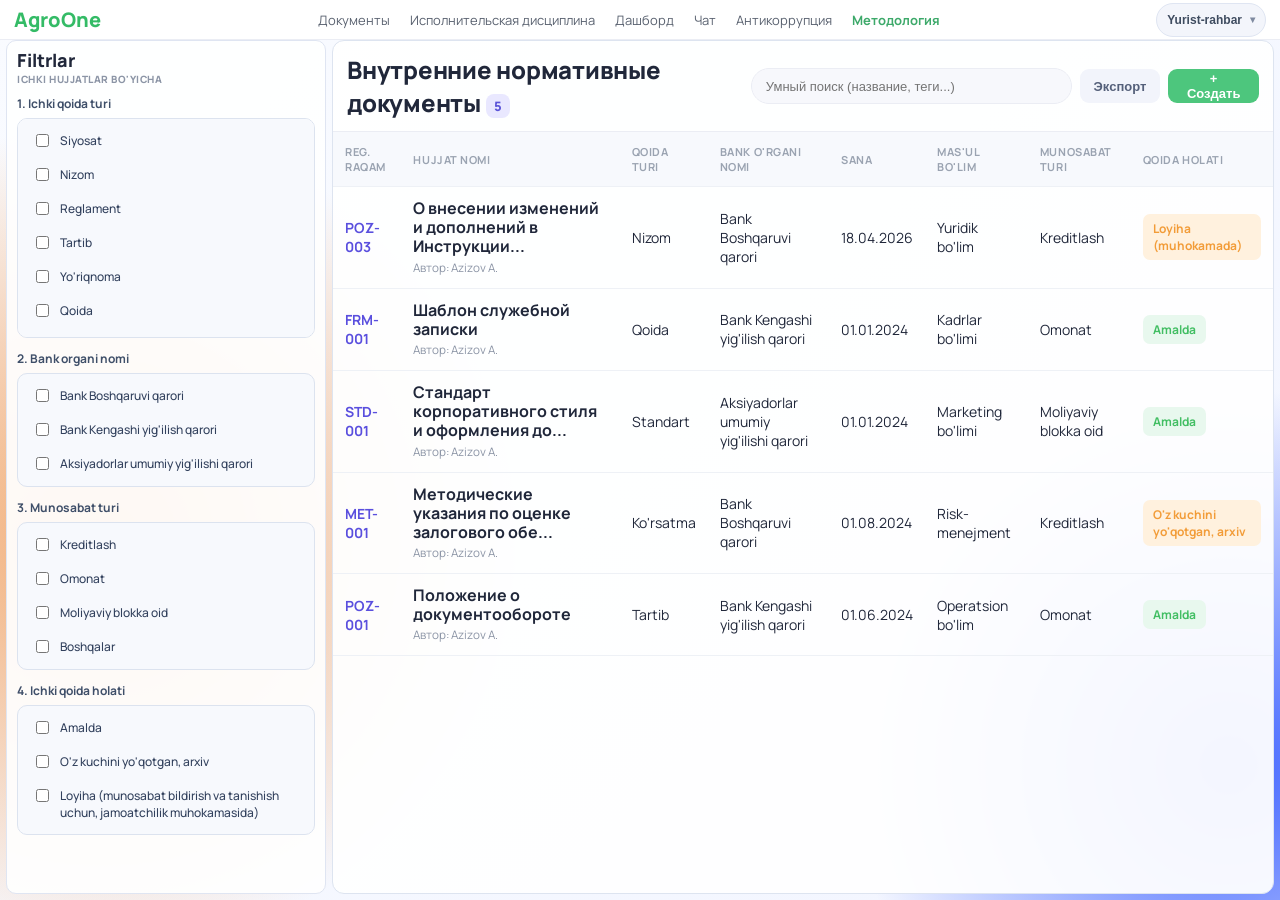
<file: index.html>
<!DOCTYPE html>
<html lang="ru">
<head>
  <meta charset="UTF-8" />
  <meta name="viewport" content="width=device-width, initial-scale=1.0" />
  <title>AgroOne - Методология</title>
  <link rel="preconnect" href="https://fonts.googleapis.com" />
  <link rel="preconnect" href="https://fonts.gstatic.com" crossorigin />
  <link href="https://fonts.googleapis.com/css2?family=Manrope:wght@400;500;600;700;800&display=swap" rel="stylesheet" />
  <link rel="stylesheet" href="styles.css" />
</head>
<body>
  <div class="app-bg"></div>

  <header class="top-nav">
    <div class="brand">AgroOne</div>
    <nav class="top-links">
      <a href="#">Документы</a>
      <a href="#">Исполнительская дисциплина</a>
      <a href="dashboard.html">Дашборд</a>
      <a href="#">Чат</a>
      <a href="#">Антикоррупция</a>
      <a class="active" href="#">Методология</a>
    </nav>
    <div class="role-switcher" id="roleSwitcher">
      <button
        class="profile"
        id="roleSwitcherBtn"
        type="button"
        aria-haspopup="true"
        aria-expanded="false"
      >
        Yurist-rahbar
      </button>
      <div class="role-switcher-menu" id="roleSwitcherMenu" hidden>
        <button class="role-switcher-option" type="button" data-role="Kanselyariya">Kanselyariya</button>
        <button class="role-switcher-option" type="button" data-role="Rahbar-yordamchi">Rahbar-yordamchi</button>
        <button class="role-switcher-option" type="button" data-role="Rahbar">Rahbar</button>
        <button class="role-switcher-option" type="button" data-role="Yurist-yordamchi">Yurist-yordamchi</button>
        <button class="role-switcher-option active" type="button" data-role="Yurist-rahbar">Yurist-rahbar</button>
        <button class="role-switcher-option" type="button" data-role="Ijrochi">Ijrochi</button>
      </div>
    </div>
  </header>

  <main class="shell">
    <aside class="sidebar">
      <div class="panel-title">Filtrlar <span>ICHKI HUJJATLAR BO'YICHA</span></div>

      <form class="filter-form">
        <div class="filter-block">
          <label>1. Ichki qoida turi</label>
          <div class="multi-select-list">
            <label><input type="checkbox" value="Siyosat" /> Siyosat</label>
            <label><input type="checkbox" value="Nizom" /> Nizom</label>
            <label><input type="checkbox" value="Reglament" /> Reglament</label>
            <label><input type="checkbox" value="Tartib" /> Tartib</label>
            <label><input type="checkbox" value="Yo'riqnoma" /> Yo'riqnoma</label>
            <label><input type="checkbox" value="Qoida" /> Qoida</label>
            <label><input type="checkbox" value="Ko'rsatma" /> Ko'rsatma</label>
            <label><input type="checkbox" value="Standart" /> Standart</label>
          </div>
        </div>

        <div class="filter-block">
          <label>2. Bank organi nomi</label>
          <div class="multi-select-list">
            <label><input type="checkbox" value="Bank Boshqaruvi qarori" /> Bank Boshqaruvi qarori</label>
            <label><input type="checkbox" value="Bank Kengashi yig'ilish qarori" /> Bank Kengashi yig'ilish qarori</label>
            <label><input type="checkbox" value="Aksiyadorlar umumiy yig'ilishi qarori" /> Aksiyadorlar umumiy yig'ilishi qarori</label>
          </div>
        </div>

        <div class="filter-block">
          <label>3. Munosabat turi</label>
          <div class="multi-select-list">
            <label><input type="checkbox" value="Kreditlash" /> Kreditlash</label>
            <label><input type="checkbox" value="Omonat" /> Omonat</label>
            <label><input type="checkbox" value="Moliyaviy blokka oid" /> Moliyaviy blokka oid</label>
            <label><input type="checkbox" value="Boshqalar" /> Boshqalar</label>
          </div>
        </div>

        <div class="filter-block">
          <label>4. Ichki qoida holati</label>
          <div class="multi-select-list">
            <label><input type="checkbox" value="Amalda" /> Amalda</label>
            <label><input type="checkbox" value="O'z kuchini yo'qotgan (arxiv)" /> O'z kuchini yo'qotgan, arxiv</label>
            <label><input type="checkbox" value="Loyiha (muhokamada)" /> Loyiha (munosabat bildirish va tanishish uchun, jamoatchilik muhokamasida)</label>
          </div>
        </div>
      </form>
    </aside>

    <section class="content-card">
      <div class="card-head">
        <h1>Внутренние нормативные документы <span class="counter">5</span></h1>
        <div class="head-actions">
          <input type="text" placeholder="Умный поиск (название, теги...)" />
          <button class="ghost">Экспорт</button>
          <button class="primary" id="openCreateModalBtn">+ Создать</button>
        </div>
      </div>

      <div class="table-wrap">
        <table>
          <thead>
            <tr>
              <th>REG. RAQAM</th>
              <th>HUJJAT NOMI</th>
              <th>QOIDA TURI</th>
              <th>BANK O'RGANI NOMI</th>
              <th>SANA</th>
              <th>MAS'UL BO'LIM</th>
              <th>MUNOSABAT TURI</th>
              <th>QOIDA HOLATI</th>
            </tr>
          </thead>
          <tbody>
            <tr class="doc-row">
              <td class="code">POZ-003</td>
              <td>
                <strong>О внесении изменений и дополнений в Инструкции...</strong>
                <small>Автор: Azizov A.</small>
              </td>
              <td>Nizom</td>
              <td>Bank Boshqaruvi qarori</td>
              <td>18.04.2026</td>
              <td>Yuridik bo'lim</td>
              <td>Kreditlash</td>
              <td><span class="badge warn">Loyiha (muhokamada)</span></td>
            </tr>
            <tr class="doc-row">
              <td class="code">FRM-001</td>
              <td>
                <strong>Шаблон служебной записки</strong>
                <small>Автор: Azizov A.</small>
              </td>
              <td>Qoida</td>
              <td>Bank Kengashi yig'ilish qarori</td>
              <td>01.01.2024</td>
              <td>Kadrlar bo'limi</td>
              <td>Omonat</td>
              <td><span class="badge ok">Amalda</span></td>
            </tr>
            <tr class="doc-row">
              <td class="code">STD-001</td>
              <td>
                <strong>Стандарт корпоративного стиля и оформления до...</strong>
                <small>Автор: Azizov A.</small>
              </td>
              <td>Standart</td>
              <td>Aksiyadorlar umumiy yig'ilishi qarori</td>
              <td>01.01.2024</td>
              <td>Marketing bo'limi</td>
              <td>Moliyaviy blokka oid</td>
              <td><span class="badge ok">Amalda</span></td>
            </tr>
            <tr class="doc-row">
              <td class="code">MET-001</td>
              <td>
                <strong>Методические указания по оценке залогового обе...</strong>
                <small>Автор: Azizov A.</small>
              </td>
              <td>Ko'rsatma</td>
              <td>Bank Boshqaruvi qarori</td>
              <td>01.08.2024</td>
              <td>Risk-menejment</td>
              <td>Kreditlash</td>
              <td><span class="badge warn">O'z kuchini yo'qotgan, arxiv</span></td>
            </tr>
            <tr class="doc-row">
              <td class="code">POZ-001</td>
              <td>
                <strong>Положение о документообороте</strong>
                <small>Автор: Azizov A.</small>
              </td>
              <td>Tartib</td>
              <td>Bank Kengashi yig'ilish qarori</td>
              <td>01.06.2024</td>
              <td>Operatsion bo'lim</td>
              <td>Omonat</td>
              <td><span class="badge ok">Amalda</span></td>
            </tr>
          </tbody>
        </table>
      </div>
    </section>
  </main>

  <div class="doc-modal" id="docModal" aria-hidden="true">
    <div class="doc-modal-backdrop" data-close="true"></div>
    <section class="doc-modal-window" role="dialog" aria-modal="true" aria-label="Просмотр документа">
      <header class="doc-modal-top">
        <button class="doc-back-btn" type="button">←</button>
        <h2 id="modalDocId">PISMO-2026-0045</h2>
        <button class="doc-close-btn" id="docCloseBtn" type="button">✕</button>
      </header>

      <div class="doc-modal-body">
        <aside class="doc-left">
          <section class="left-card">
            <button class="lane-head" type="button" data-accordion-trigger="lanePanel" aria-expanded="true">
              <span class="head-title"><span class="head-icon">✎</span> РЕДАКТОР / ЛЕНТА</span>
              <span class="arrow">⌄</span>
            </button>

            <div class="accordion-panel open" id="lanePanel">
            <div class="lane-feed">
              <article class="lane-item">
                <span class="lane-avatar orange">P</span>
                <div>
                  <strong>POST-OFFICE</strong>
                  <p>Документ создан — "Канцелярия"</p>
                  <small>18 апр, 2026 г., 15:19</small>
                </div>
              </article>

              <article class="lane-item">
                <span class="lane-avatar orange">P</span>
                <div>
                  <strong>POST-OFFICE</strong>
                  <p>Отправить · Канцелярия · у Ердамичи</p>
                  <small>18 апр, 2026 г., 15:19</small>
                </div>
              </article>

              <article class="lane-item">
                <span class="lane-avatar green">Y</span>
                <div>
                  <strong>Yordamchi</strong>
                  <p>Участник добавлен (EXECUTOR)</p>
                  <small>18 апр, 2026 г., 15:19</small>
                </div>
              </article>

              <article class="lane-item">
                <span class="lane-avatar teal">A</span>
                <div>
                  <strong>Azizov A.</strong>
                  <p>Участник добавлен (EXECUTOR)</p>
                  <small>18 апр, 2026 г., 15:20</small>
                </div>
              </article>
            </div>

            <div class="comment-box">
              <textarea placeholder="Написать комментарий... (Enter — отправить, Shift+Enter — новая строка)"></textarea>
              <button type="button">➤</button>
            </div>
            </div>
          </section>

          <section class="left-accordion">
            <div class="acc-group">
              <button class="acc-item" type="button" data-accordion-trigger="fieldsPanel" aria-expanded="false">
                <span class="head-title"><span class="head-icon">▦</span> ПОЛЯ</span>
                <span class="arrow">⌄</span>
              </button>
              <div class="accordion-panel" id="fieldsPanel">
                <div class="acc-content"><b>Исходящий номер документа:</b> Официальный номер согласно номенклатуре банка.</div>
                <div class="acc-content"><b>Дата регистрации:</b> Дата официального ввода в действие.</div>
                <div class="acc-content"><b>Наименование:</b> Полное название документа.</div>
                <div class="acc-content"><b>Краткое содержание (Аннотация):</b> Суть документа в 2-3 предложениях.</div>
                <div class="acc-content"><b>Категория / Тип:</b> Положение, Инструкция, Регламент, Приказ.</div>
                <div class="acc-content"><b>Версия документа:</b> Например, v.1.0, v.1.1 для отслеживания истории правок.</div>
                <div class="acc-content"><b>Исполнитель (Автор):</b> Кто непосредственно писал текст.</div>
                <div class="acc-content"><b>Методолог:</b> Ответственный за соответствие бизнес-процессам.</div>
                <div class="acc-content"><b>Юрист:</b> Ответственный за соответствие законодательству.</div>
                <div class="acc-content"><b>Контролёр:</b> Лицо, проверяющее выполнение регламента.</div>
                <div class="acc-content"><b>Подписант:</b> Топ-менеджер или Председатель, утвердивший документ.</div>
                <div class="acc-content"><b>Подразделение-владелец:</b> Департамент, чей процесс описывает документ.</div>
                <div class="acc-content"><b>Основание:</b> Ссылка на внешний НПА (Закон, Постановление ЦБ, стандарт ISO или FATF).</div>
                <div class="acc-content"><b>Связанные документы:</b> Ссылки на другие внутренние акты, на которые влияет этот документ.</div>
                <div class="acc-content"><b>Текущий статус:</b> Черновик / На согласовании / Утвержден / Утратил силу / На архивации.</div>
                <div class="acc-content"><b>Срок действия:</b> Бессрочно / До определенной даты.</div>
                <div class="acc-content"><b>Дата следующего пересмотра:</b> Автоматическая дата (например, через 12 месяцев) для актуализации методологом.</div>
              </div>
            </div>

            <div class="acc-group">
              <button class="acc-item" type="button" data-accordion-trigger="docsPanel" aria-expanded="false">
                <span class="head-title"><span class="head-icon">📎</span> ДОКУМЕНТЫ <b>3</b></span>
                <span class="arrow">⌄</span>
              </button>
              <div class="accordion-panel" id="docsPanel">
                <div class="docs-toolbar">
                  <button class="docs-add" type="button">+ Добавить файл</button>
                </div>
                <div class="docs-list">
                  <article class="doc-file">
                    <div class="doc-file-name">PISMO-2026-0478-v3.pdf</div>
                    <div class="doc-file-meta">Версия v3.0 · 19.04.2026 · Основной файл</div>
                  </article>
                  <article class="doc-file">
                    <div class="doc-file-name">PISMO-2026-0478-v2.pdf</div>
                    <div class="doc-file-meta">Версия v2.0 · 17.04.2026</div>
                  </article>
                  <article class="doc-file">
                    <div class="doc-file-name">PISMO-2026-0478-v1.pdf</div>
                    <div class="doc-file-meta">Версия v1.0 · 11.04.2026</div>
                  </article>
                </div>
              </div>
            </div>

            <div class="acc-group">
              <button class="acc-item" type="button" data-accordion-trigger="actionsPanel" aria-expanded="false">
                <span class="head-title"><span class="head-icon">✓</span> ДЕЙСТВИЯ</span>
                <span class="arrow">⌄</span>
              </button>
              <div class="accordion-panel" id="actionsPanel">
                <div class="acc-content">Согласовать</div>
                <div class="acc-content">Вернуть на доработку</div>
                <div class="acc-content">Отправить исполнителю</div>
              </div>
            </div>
          </section>
        </aside>

        <section class="doc-right">
          <div class="doc-tabs">
            <span class="active">Поручение</span>
            <span>Поручение 1</span>
            <span>Поручение 2</span>
            <span>v2.png</span>
          </div>

          <div class="doc-sheet">
            <h3>AGROBANK</h3>
            <p class="doc-subtitle">Автоматлаштирилган банк тизимига хизмат кўрсатиш гуруҳи</p>
            <h4 id="modalDocTitle">Поручение</h4>
            <p class="doc-ref">№ <span id="modalDocRef">PISMO-2026-0045</span> от 18.04.2026</p>

            <section class="doc-block">
              <div class="doc-row-item">
                <span>Исходящая дата:</span>
                <strong id="modalDate">2026-04-17</strong>
              </div>
              <div class="doc-row-item">
                <span>Исходящий номер:</span>
                <strong>3939</strong>
              </div>
            </section>

            <section class="doc-block">
              <div class="doc-row-item">
                <span>Организация:</span>
                <strong id="modalOrg">Центральный банк</strong>
              </div>
              <div class="doc-row-item">
                <span>Текущий этап:</span>
                <strong id="modalStage">Согласование</strong>
              </div>
              <div class="doc-row-item">
                <span>Основной исполнитель:</span>
                <strong>Azizov A.</strong>
              </div>
              <div class="doc-row-item">
                <span>Соисполнитель:</span>
                <strong>Yurist-rahbar</strong>
              </div>
            </section>

            <section class="doc-block">
              <h5>Содержание поручения</h5>
              <p id="modalSummary" class="doc-summary">Подготовить ответ по документу.</p>
              <p class="doc-deadline">Срок выполнения поручения: 20.04.2026, 05:00:00</p>
            </section>

            <div class="doc-divider"></div>

            <section class="doc-footer">
              <div class="doc-footer-top">
                <span>№ <span id="modalDocRefBottom">PISMO-2026-0045</span></span>
                <span>18.04.2026 г.</span>
              </div>
              <div class="doc-sign">BOSHQARUV</div>
              <div class="doc-stamp">506</div>
            </section>
          </div>
        </section>
      </div>
    </section>
  </div>

  <div class="create-modal" id="createModal" aria-hidden="true">
    <div class="create-modal-backdrop" data-create-close="true"></div>
    <section class="create-modal-window" role="dialog" aria-modal="true" aria-label="Создание документа">
      <header class="create-modal-top">
        <div class="create-title-left">⊕ СОЗДАНИЕ ДОКУМЕНТА</div>
        <button class="create-close-btn" id="createCloseBtn" type="button">✕</button>
      </header>

      <div class="create-modal-body">
        <div id="createHomeView">
          <h2>Создание документа</h2>
          <p>Выберите журнал или найдите нужный тип документа напрямую</p>

          <div class="create-search-wrap">
            <input type="text" placeholder="Поиск по названию или коду (IT-14)" />
          </div>

          <div class="create-cards">
            <button type="button" class="create-card">ВНД <span>›</span></button>
            <button type="button" class="create-card" id="openTestBuilderBtn">Test shakillantirish <span>›</span></button>
          </div>
        </div>

        <div id="testBuilderView" class="test-builder hidden">
          <div class="tb-head">
            <button type="button" class="tb-back-btn" id="testBuilderBackBtn">← Orqaga</button>
            <h2>Test shakillantirish</h2>
          </div>

          <div class="tb-stepper" id="tbStepper">
            <div class="tb-step-pill active" data-step-pill="1">1. Hujjat</div>
            <div class="tb-step-pill" data-step-pill="2">2. Savollar soni</div>
            <div class="tb-step-pill" data-step-pill="3">3. Savollar va variantlar</div>
          </div>

          <div class="tb-step" id="tbStep1">
            <h3>1. Hujjat va versiyani tanlang</h3>
            <div class="tb-grid">
              <label>
                <span>Ichki huquqiy hujjat</span>
                <select id="testDocSelect">
                  <option value="">Hujjatni tanlang</option>
                </select>
              </label>
              <label>
                <span>Versiya</span>
                <select id="testVersionSelect">
                  <option value="">Versiyani tanlang</option>
                  <option>v3.0</option>
                  <option>v2.0</option>
                  <option>v1.0</option>
                </select>
              </label>
            </div>
            <button type="button" class="tb-next-btn" id="tbToStep2Btn">Davom etish</button>
          </div>

          <div class="tb-step hidden" id="tbStep2">
            <h3>2. Savollar sonini kiriting</h3>
            <label class="tb-count-label">
              <span>Nechta savol shakillantiriladi?</span>
              <input type="number" id="questionCountInput" min="1" max="50" value="5" />
            </label>
            <button type="button" class="tb-next-btn" id="tbGenerateQuestionsBtn">Savollar formasi yaratish</button>
          </div>

          <div class="tb-step hidden" id="tbStep3">
            <div class="tb-step3-head">
              <h3>3. Test savollari va variantlarini kiriting</h3>
              <div class="tb-step3-actions">
                <div class="tb-icon-actions">
                  <button type="button" class="tb-icon-btn" id="tbAddQuestionBtn" title="Savol qo'shish" aria-label="Savol qo'shish">＋</button>
                  <button type="button" class="tb-icon-btn" id="tbSaveDraftBtn" title="Draft saqlash" aria-label="Draft saqlash">💾</button>
                  <button type="button" class="tb-icon-btn" id="tbLoadDraftBtn" title="Draft yuklash" aria-label="Draft yuklash">⤓</button>
                </div>
                <button type="button" class="tb-primary-btn" id="tbFinalizeBtn">Testni yakunlash</button>
              </div>
            </div>
            <div class="tb-utility-row">
              <input type="text" id="tbQuestionSearch" placeholder="Savol/variant bo'yicha qidirish..." />
              <span id="tbAutosaveState" class="tb-autosave-state">Autosave: hali saqlanmagan</span>
            </div>
            <div id="tbMetaInfo" class="tb-meta-info"></div>
            <div id="tbValidationOutput" class="tb-validation-output hidden"></div>
            <div id="questionsContainer" class="questions-container"></div>
          </div>
        </div>
      </div>
    </section>
  </div>

  <script src="script.js"></script>
</body>
</html>
</file>
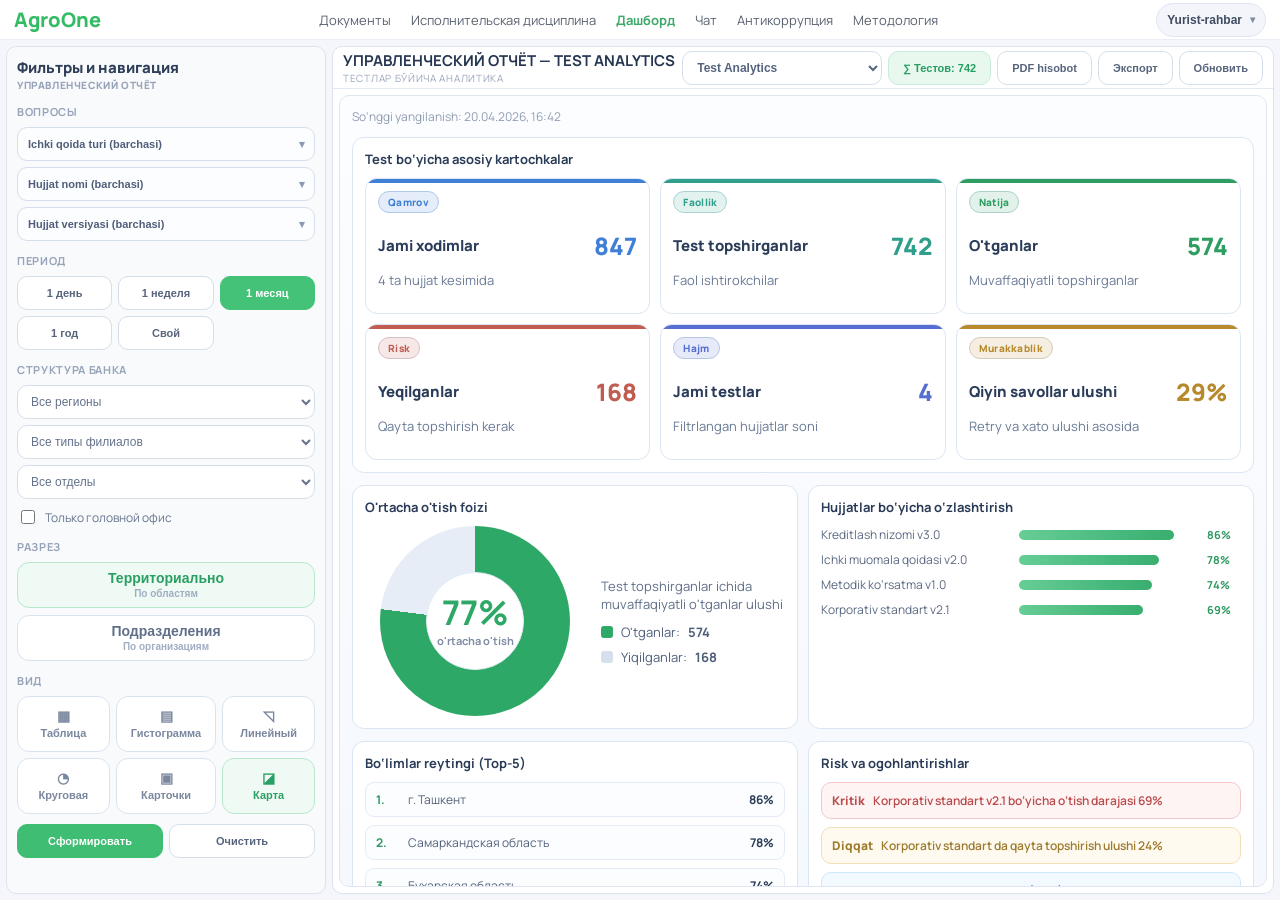
<file: dashboard.html>
<!DOCTYPE html>
<html lang="ru">
<head>
  <meta charset="UTF-8" />
  <meta name="viewport" content="width=device-width, initial-scale=1.0" />
  <title>AgroOne - Дашборд</title>
  <link rel="preconnect" href="https://fonts.googleapis.com" />
  <link rel="preconnect" href="https://fonts.gstatic.com" crossorigin />
  <link href="https://fonts.googleapis.com/css2?family=Manrope:wght@400;500;600;700;800&display=swap" rel="stylesheet" />
  <link rel="stylesheet" href="styles.css" />
</head>
<body class="dashboard-page">
  <div class="app-bg"></div>

  <section class="dashboard-window" aria-label="Dashboard">
    <header class="top-nav">
      <div class="brand">AgroOne</div>
      <nav class="top-links">
        <a href="#">Документы</a>
        <a href="#">Исполнительская дисциплина</a>
        <a class="active" href="dashboard.html">Дашборд</a>
        <a href="#">Чат</a>
        <a href="#">Антикоррупция</a>
        <a href="index.html">Методология</a>
      </nav>
      <div class="role-switcher" id="roleSwitcher">
        <button
          class="profile"
          id="roleSwitcherBtn"
          type="button"
          aria-haspopup="true"
          aria-expanded="false"
        >
          Yurist-rahbar
        </button>
        <div class="role-switcher-menu" id="roleSwitcherMenu" hidden>
          <button class="role-switcher-option" type="button" data-role="Kanselyariya">Kanselyariya</button>
          <button class="role-switcher-option" type="button" data-role="Rahbar-yordamchi">Rahbar-yordamchi</button>
          <button class="role-switcher-option" type="button" data-role="Rahbar">Rahbar</button>
          <button class="role-switcher-option" type="button" data-role="Yurist-yordamchi">Yurist-yordamchi</button>
          <button class="role-switcher-option active" type="button" data-role="Yurist-rahbar">Yurist-rahbar</button>
          <button class="role-switcher-option" type="button" data-role="Ijrochi">Ijrochi</button>
        </div>
      </div>
    </header>

    <div class="dashboard-body">
      <aside class="dashboard-sidebar">
        <div class="dash-block-title">
          Фильтры и навигация
          <span>Управленческий отчёт</span>
        </div>

        <div class="dash-section">
          <h5>Вопросы</h5>
          <div class="dash-doc-filters">
            <div class="dash-multi-dropdown" id="dashRuleTypeDropdown">
              <button type="button" class="dash-multi-trigger" id="dashRuleTypeTrigger">Ichki qoida turi (barchasi)</button>
              <div class="dash-multi-menu">
                <label><input type="checkbox" value="__all" checked /> Barchasi</label>
                <label><input type="checkbox" value="Siyosat" /> Siyosat</label>
                <label><input type="checkbox" value="Nizom" /> Nizom</label>
                <label><input type="checkbox" value="Reglament" /> Reglament</label>
                <label><input type="checkbox" value="Tartib" /> Tartib</label>
                <label><input type="checkbox" value="Yo'riqnoma" /> Yo'riqnoma</label>
                <label><input type="checkbox" value="Qoida" /> Qoida</label>
                <label><input type="checkbox" value="Ko'rsatma" /> Ko'rsatma</label>
                <label><input type="checkbox" value="Standart" /> Standart</label>
              </div>
            </div>
            <select id="dashRuleTypeFilter" class="hidden" multiple>
              <option value="Siyosat">Siyosat</option>
              <option value="Nizom">Nizom</option>
              <option value="Reglament">Reglament</option>
              <option value="Tartib">Tartib</option>
              <option value="Yo'riqnoma">Yo'riqnoma</option>
              <option value="Qoida">Qoida</option>
              <option value="Ko'rsatma">Ko'rsatma</option>
              <option value="Standart">Standart</option>
            </select>
            <div class="dash-multi-dropdown" id="dashDocNameDropdown">
              <button type="button" class="dash-multi-trigger" id="dashDocNameTrigger">Hujjat nomi (barchasi)</button>
              <div class="dash-multi-menu" id="dashDocNameMenu"></div>
            </div>
            <select id="dashDocNameFilter" class="hidden" multiple></select>
            <div class="dash-multi-dropdown" id="dashVersionDropdown">
              <button type="button" class="dash-multi-trigger" id="dashVersionTrigger">Hujjat versiyasi (barchasi)</button>
              <div class="dash-multi-menu" id="dashVersionMenu"></div>
            </div>
            <select id="dashVersionFilter" class="hidden" multiple></select>
          </div>
        </div>

        <div class="dash-section">
          <h5>Период</h5>
          <div class="dash-period">
            <button>1 день</button>
            <button>1 неделя</button>
            <button class="active">1 месяц</button>
            <button>1 год</button>
            <button>Свой</button>
          </div>
        </div>

        <div class="dash-section">
          <h5>Структура банка</h5>
          <select id="bankRegionFilter">
            <option>Все регионы</option>
            <option>Республика Каракалпакстан</option>
            <option>Андижанская область</option>
            <option>Бухарская область</option>
            <option>Ферганская область</option>
            <option>Джизакская область</option>
            <option>Хорезмская область</option>
            <option>Наманганская область</option>
            <option>Навоийская область</option>
            <option>Кашкадарьинская область</option>
            <option>Самаркандская область</option>
            <option>Сырдарьинская область</option>
            <option>Сурхандарьинская область</option>
            <option>Ташкентская область</option>
            <option>г. Ташкент</option>
          </select>
          <select id="bankBranchTypeFilter">
            <option>Все типы филиалов</option>
            <option>Головной офис</option>
            <option>Региональный</option>
          </select>
          <select id="bankDepartmentFilter">
            <option>Все отделы</option>
            <option>Юридический отдел</option>
            <option>Кредитный отдел</option>
            <option>Отдел депозитов</option>
            <option>Операционный отдел</option>
            <option>Риск-менеджмент</option>
            <option>Комплаенс</option>
            <option>Внутренний аудит</option>
            <option>Отдел кадров</option>
            <option>IT-отдел</option>
            <option>Маркетинг</option>
            <option>Отдел по работе с клиентами</option>
          </select>
          <label class="dash-inline-check">
            <input type="checkbox" id="headOfficeOnlyFilter" />
            <span>Только головной офис</span>
          </label>
        </div>

        <div class="dash-section">
          <h5>Разрез</h5>
          <div class="dash-segment">
            <button class="active" type="button">
              Территориально
              <small>По областям</small>
            </button>
            <button type="button">
              Подразделения
              <small>По организациям</small>
            </button>
          </div>
        </div>

        <div class="dash-section">
          <h5>Вид</h5>
          <div class="dash-view-grid">
            <button type="button" data-view="table"><span>▦</span>Таблица</button>
            <button type="button" data-view="bar"><span>▤</span>Гистограмма</button>
            <button type="button" data-view="line"><span>◹</span>Линейный</button>
            <button type="button" data-view="pie"><span>◔</span>Круговая</button>
            <button type="button" data-view="cards"><span>▣</span>Карточки</button>
            <button class="active" type="button" data-view="overview"><span>◪</span>Карта</button>
          </div>
        </div>

        <div class="dash-bottom-actions">
          <button class="build">Сформировать</button>
          <button>Очистить</button>
        </div>
      </aside>

      <section class="dashboard-main">
        <div class="dash-main-head">
          <div>
            <h3 id="dashboardViewTitle">УПРАВЛЕНЧЕСКИЙ ОТЧЁТ — TEST ANALYTICS</h3>
            <p id="dashboardSubTitle">Тестлар бўйича аналитика</p>
          </div>
          <div class="dash-head-actions">
            <select id="dashboardTypeSelect" class="dash-type-select">
              <option value="test">Test Analytics</option>
              <option value="compliance">Compliance Monitoring</option>
              <option value="performance">Filial Performance</option>
              <option value="executive">Executive Dashboard</option>
            </select>
            <button class="metric" id="metricTotal">∑ Тестов: 128</button>
            <button id="downloadReportBtn">PDF hisobot</button>
            <button>Экспорт</button>
            <button>Обновить</button>
          </div>
        </div>

        <div class="analytics-canvas">
          <div class="analytics-view" data-view-panel="overview">
            <div class="overview-toolbar">
              <div class="date-range-hint">So‘nggi yangilanish: 20.04.2026, 16:42</div>
            </div>

            <section class="insight-card" id="testOverviewCardsSection">
              <h5>Test bo‘yicha asosiy kartochkalar</h5>
              <div class="doc-cards-grid overview-cards-grid" id="overviewCardsGrid">
                <article>
                  <h6>Jami xodimlar</h6>
                  <p>Bosh ofis kesimida</p>
                  <b>742</b>
                </article>
                <article>
                  <h6>Test topshirganlar</h6>
                  <p>Faol ishtirokchilar</p>
                  <b>589</b>
                </article>
                <article>
                  <h6>O'tganlar</h6>
                  <p>Muvaffaqiyatli topshirganlar</p>
                  <b>478</b>
                </article>
                <article>
                  <h6>Yeqilganlar</h6>
                  <p>Qayta topshirish kerak</p>
                  <b>111</b>
                </article>
                <article>
                  <h6>Jami testlar</h6>
                  <p>Shakllantirilgan testlar</p>
                  <b>128</b>
                </article>
                <article>
                  <h6>Qiyin savollar ulushi</h6>
                  <p>Murakkab savollar nisbati</p>
                  <b>23%</b>
                </article>
              </div>
            </section>

            <div class="overview-top-analytics">
              <section class="insight-card overview-pass-pie" id="overviewPassPieSection">
                <h5>O'rtacha o'tish foizi</h5>
                <div class="overview-pass-pie-body">
                  <div class="overview-pass-donut" id="overviewPassPieDonut" aria-hidden="true">
                    <div class="overview-pass-center">
                      <strong id="overviewPassRateValue">81%</strong>
                      <span>o'rtacha o'tish</span>
                    </div>
                  </div>
                  <div class="overview-pass-meta">
                    <p id="overviewPassRateText">Test topshirganlar ichida muvaffaqiyatli o'tganlar ulushi</p>
                    <div class="overview-pass-legend">
                      <span><i class="ok"></i> O'tganlar: <b id="overviewPassCount">478</b></span>
                      <span><i class="rest"></i> Yiqilganlar: <b id="overviewFailCount">111</b></span>
                    </div>
                  </div>
                </div>
              </section>

              <section class="insight-card">
                <h5>Hujjatlar bo‘yicha o‘zlashtirish</h5>
                <div class="mini-bars" id="miniBarsContainer">
                  <div><span>Kreditlash nizomi v3.0</span><i style="width: 86%"></i><b>86%</b></div>
                  <div><span>Ichki muomala qoidasi v2.0</span><i style="width: 78%"></i><b>78%</b></div>
                  <div><span>Korporativ standart v2.1</span><i style="width: 69%"></i><b>69%</b></div>
                  <div><span>Metodik ko‘rsatma v1.0</span><i style="width: 74%"></i><b>74%</b></div>
                  <div><span>Depozit siyosati v1.2</span><i style="width: 82%"></i><b>82%</b></div>
                  <div><span>Riskni boshqarish reglamenti v2.0</span><i style="width: 71%"></i><b>71%</b></div>
                  <div><span>Kadrlar bo‘yicha yo‘riqnoma v1.3</span><i style="width: 76%"></i><b>76%</b></div>
                </div>
              </section>
            </div>

            <div class="deep-grid">
              <section class="insight-card">
                <h5>Bo‘limlar reytingi (Top-5)</h5>
                <div class="leader-list" id="leaderList">
                  <div><strong>1.</strong><span>Yuridik</span><b>92%</b></div>
                  <div><strong>2.</strong><span>IT</span><b>88%</b></div>
                  <div><strong>3.</strong><span>Kredit</span><b>81%</b></div>
                  <div><strong>4.</strong><span>Operatsion</span><b>74%</b></div>
                  <div><strong>5.</strong><span>Risk</span><b>67%</b></div>
                </div>
              </section>

              <section class="insight-card">
                <h5>Risk va ogohlantirishlar</h5>
                <div class="alert-list" id="alertList">
                  <article class="alert danger"><span>Kritik</span> 3 ta filialda topshirish darajasi 50% dan past</article>
                  <article class="alert warn"><span>Diqqat</span> 12 ta savol bo‘yicha xato ulushi 40% dan yuqori</article>
                  <article class="alert info"><span>Info</span> v2.1 dan v3.0 ga o‘tishda natija +9% oshgan</article>
                </div>
              </section>
            </div>

            <div class="drill-card" id="insightDetailPanel">
              <h5 id="insightDetailTitle">Umumiy holat bo‘yicha tafsilot</h5>
              <p id="insightDetailText">
                Eng yuqori natija Yuridik bo‘limida qayd etilgan. O‘rtacha topshirish vaqti 14 daqiqa.
                Qayta topshirish ko‘proq Operatsion va Risk yo‘nalishlarida kuzatilgan.
              </p>
              <div class="drill-content hidden" id="insightDetailContent"></div>
            </div>
          </div>

          <div class="analytics-view hidden" data-view-panel="table">
            <div class="data-table-wrap">
              <table class="analytics-table">
                <thead>
                  <tr>
                    <th>Hujjat</th>
                    <th>Versiya</th>
                    <th>Topshirganlar</th>
                    <th>O‘rtacha ball</th>
                    <th>O‘tish foizi</th>
                    <th>Qayta topshirish</th>
                    <th>Risk holati</th>
                  </tr>
                </thead>
                <tbody id="analyticsTableBody">
                  <tr><td>Kreditlash nizomi</td><td>v3.0</td><td>213</td><td>84/100</td><td>86%</td><td>9%</td><td><span class="status ok">Past</span></td></tr>
                  <tr><td>Ichki muomala qoidasi</td><td>v2.0</td><td>178</td><td>76/100</td><td>78%</td><td>17%</td><td><span class="status warn">O‘rta</span></td></tr>
                  <tr><td>Korporativ standart</td><td>v2.1</td><td>151</td><td>71/100</td><td>69%</td><td>24%</td><td><span class="status bad">Yuqori</span></td></tr>
                  <tr><td>Metodik ko‘rsatma</td><td>v1.0</td><td>200</td><td>74/100</td><td>74%</td><td>19%</td><td><span class="status warn">O‘rta</span></td></tr>
                </tbody>
              </table>
            </div>
          </div>

          <div class="analytics-view hidden" data-view-panel="bar">
            <div class="chart-card">
              <h5>Bo‘limlar bo‘yicha o‘tish foizi</h5>
              <div class="bar-chart" id="barChartContainer">
                <div><span>Yuridik</span><i style="width:92%"></i><b>92%</b></div>
                <div><span>Kredit</span><i style="width:81%"></i><b>81%</b></div>
                <div><span>Operatsion</span><i style="width:74%"></i><b>74%</b></div>
                <div><span>Risk</span><i style="width:67%"></i><b>67%</b></div>
                <div><span>IT</span><i style="width:88%"></i><b>88%</b></div>
              </div>
            </div>
          </div>

          <div class="analytics-view hidden" data-view-panel="line">
            <div class="chart-card">
              <h5>Haftalar bo‘yicha test topshirish dinamikasi</h5>
              <svg class="line-chart" viewBox="0 0 800 260" role="img" aria-label="Test dinamikasi">
                <polyline id="lineChartPolyline" points="40,210 160,172 280,180 400,130 520,118 640,86 760,64" />
                <g class="line-points" id="lineChartPoints">
                  <circle cx="40" cy="210" r="5"></circle>
                  <circle cx="160" cy="172" r="5"></circle>
                  <circle cx="280" cy="180" r="5"></circle>
                  <circle cx="400" cy="130" r="5"></circle>
                  <circle cx="520" cy="118" r="5"></circle>
                  <circle cx="640" cy="86" r="5"></circle>
                  <circle cx="760" cy="64" r="5"></circle>
                </g>
              </svg>
            </div>
          </div>

          <div class="analytics-view hidden" data-view-panel="pie">
            <div class="chart-card pie-layout">
              <div class="pie-donut" id="pieDonut" aria-hidden="true"></div>
              <ul class="pie-legend" id="pieLegend">
                <li><i class="ok"></i>Muvaffaqiyatli: 61%</li>
                <li><i class="mid"></i>Qayta topshirgan: 27%</li>
                <li><i class="bad"></i>Topshirmagan: 12%</li>
              </ul>
            </div>
          </div>

          <div class="analytics-view hidden" data-view-panel="cards">
            <div class="doc-cards-grid" id="docCardsGrid">
              <article>
                <h6>Jami xodimlar</h6>
                <p>Bosh ofis kesimida</p>
                <b>742</b>
              </article>
              <article>
                <h6>Test topshirganlar</h6>
                <p>Faol ishtirokchilar</p>
                <b>589</b>
              </article>
              <article>
                <h6>O'tganlar</h6>
                <p>Muvaffaqiyatli topshirganlar</p>
                <b>478</b>
              </article>
              <article>
                <h6>Yeqilganlar</h6>
                <p>Qayta topshirish kerak</p>
                <b>111</b>
              </article>
              <article>
                <h6>Jami testlar</h6>
                <p>Shakllantirilgan testlar</p>
                <b>128</b>
              </article>
              <article>
                <h6>Qiyin savollar ulushi</h6>
                <p>Murakkab savollar nisbati</p>
                <b>23%</b>
              </article>
            </div>
          </div>
        </div>
      </section>
    </div>
  </section>

  <div class="dashboard-drill-modal" id="dashboardDrillModal" aria-hidden="true">
    <div class="dashboard-drill-backdrop" data-drill-close="true"></div>
    <section class="dashboard-drill-window" role="dialog" aria-modal="true" aria-label="Drill down ma'lumotlari">
      <header class="dashboard-drill-head">
        <h4 id="dashboardDrillTitle">Drill down</h4>
        <button class="dashboard-drill-close-btn" id="dashboardDrillCloseBtn" type="button">✕</button>
      </header>
      <p class="dashboard-drill-subtitle hidden" id="dashboardDrillSubtitle"></p>
      <div class="drill-content" id="dashboardDrillBody"></div>
    </section>
  </div>

  <script src="script.js"></script>
</body>
</html>
</file>
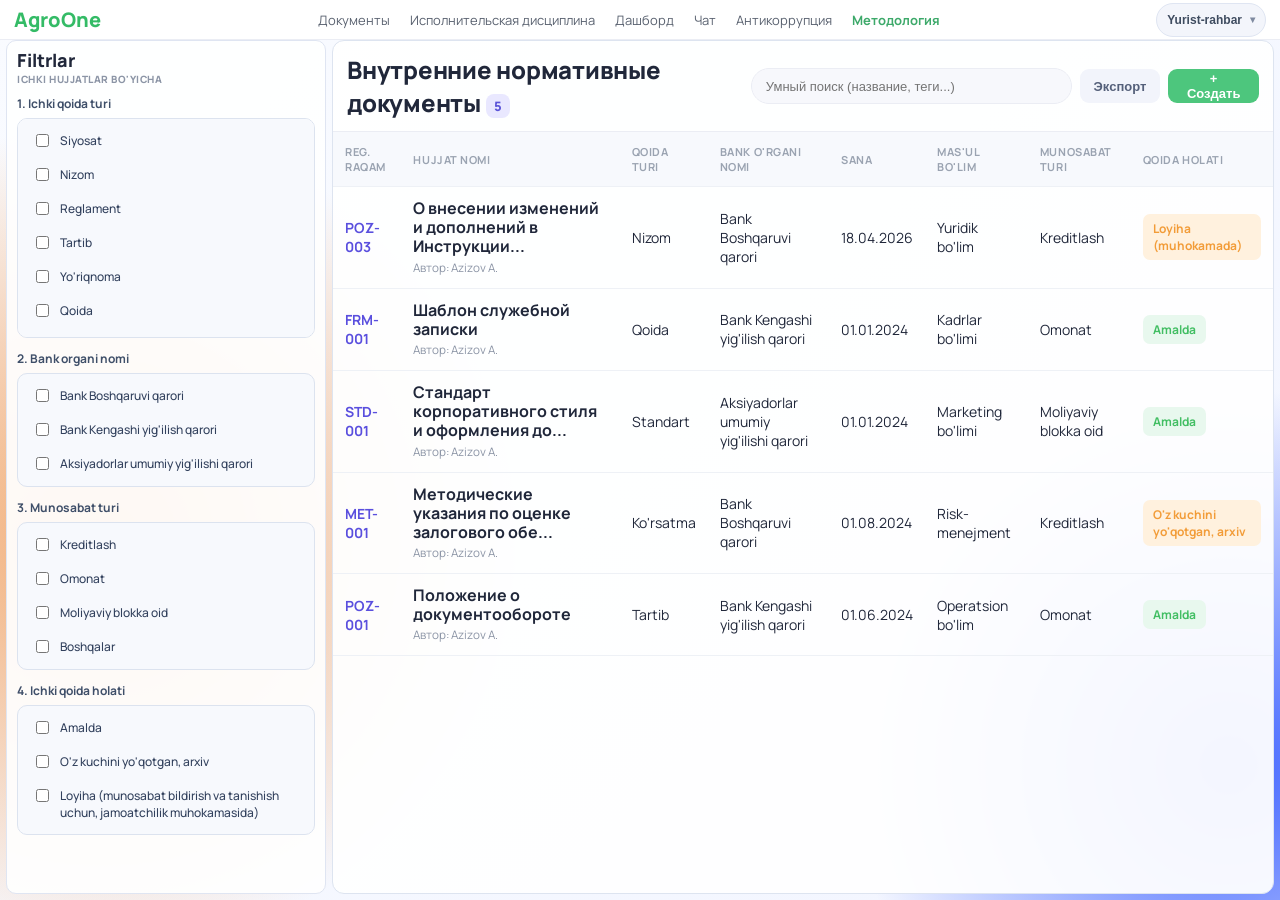
<file: kanselyariya/kanselyariya.html>
<!DOCTYPE html>
<html lang="ru">
<head>
  <meta charset="UTF-8" />
  <meta name="viewport" content="width=device-width, initial-scale=1.0" />
  <title>AgroOne - Kanselyariya</title>
  <link rel="preconnect" href="https://fonts.googleapis.com" />
  <link rel="preconnect" href="https://fonts.gstatic.com" crossorigin />
  <link href="https://fonts.googleapis.com/css2?family=Manrope:wght@400;500;600;700;800&display=swap" rel="stylesheet" />
  <link rel="stylesheet" href="../styles.css" />
  <link rel="stylesheet" href="kanselyariya.css" />
</head>
<body class="kanz-page">
  <div class="app-bg"></div>

  <header class="top-nav">
    <div class="brand">AgroOne</div>
    <nav class="top-links">
      <a class="active" href="kanselyariya.html">Документы</a>
      <a href="#">Исполнительская дисциплина</a>
      <a href="../dashboard.html">Дашборд</a>
      <a href="#">Чат</a>
      <a href="#">Бланки</a>
      <a href="#">Антикоррупция</a>
      <a href="../index.html">Методология</a>
    </nav>
    <div class="role-switcher" id="roleSwitcher">
      <button class="profile" id="roleSwitcherBtn" type="button" aria-haspopup="true" aria-expanded="false">Kanselyariya</button>
      <div class="role-switcher-menu" id="roleSwitcherMenu" hidden>
        <button class="role-switcher-option active" type="button" data-role="Kanselyariya">Kanselyariya</button>
        <button class="role-switcher-option" type="button" data-role="Rahbar-yordamchi">Rahbar-yordamchi</button>
        <button class="role-switcher-option" type="button" data-role="Rahbar">Rahbar</button>
        <button class="role-switcher-option" type="button" data-role="Yurist-yordamchi">Yurist-yordamchi</button>
        <button class="role-switcher-option" type="button" data-role="Yurist-rahbar">Yurist-rahbar</button>
        <button class="role-switcher-option" type="button" data-role="Ijrochi">Ijrochi</button>
      </div>
    </div>
  </header>

  <div class="kanz-top-accent"></div>

  <main class="kanz-shell">
    <aside class="kanz-sidebar">
      <div class="kanz-side-head">
        <div class="kanz-side-title">
          <span class="kanz-icon">⌁</span>
          <div>
            <h3>Фильтры</h3>
            <span>Документы</span>
          </div>
        </div>
        <button class="kanz-mini-btn" type="button" aria-label="Свернуть фильтры">◻</button>
      </div>

      <div class="kanz-group">
        <h5>ИСТОЧНИК / КАНАЛ</h5>
        <select>
          <option>Выберите источник...</option>
          <option>Корпоративная почта</option>
          <option>LOTUS</option>
          <option>EXAT</option>
        </select>
      </div>

      <div class="kanz-group">
        <h5>СТАТУСЫ</h5>
        <label><input type="checkbox" /> Новый</label>
        <label><input type="checkbox" checked /> В процессе</label>
        <label><input type="checkbox" /> Завершен</label>
        <label><input type="checkbox" /> Просрочен</label>
      </div>

      <div class="kanz-group">
        <h5>ОРГАНИЗАЦИЯ</h5>
        <select>
          <option>Выбор организации...</option>
          <option>UZINFOCOM</option>
          <option>М Bank</option>
          <option>CBU</option>
        </select>
      </div>

      <div class="kanz-group">
        <h5>СОЗДАТЕЛЬ (АВТОР)</h5>
        <select>
          <option>Выберите автора...</option>
          <option>POST-OFFICE</option>
        </select>
      </div>

      <div class="kanz-group">
        <h5>ГЛАВНЫЙ ИСПОЛНИТЕЛЬ</h5>
        <select>
          <option>Выберите исполнителя...</option>
          <option>POST-OFFICE</option>
          <option>Yurist-rahbar</option>
        </select>
      </div>

      <div class="kanz-group">
        <h5>НОМЕНКЛАТУРА ДЕЛ</h5>
        <input type="text" placeholder="Например: 01-14..." />
      </div>

      <div class="kanz-group">
        <h5>СВЯЗАННЫЙ ДОКУМЕНТ (ID)</h5>
        <input type="text" placeholder="ID документа" />
      </div>

      <div class="kanz-group">
        <h5>ДАТА РЕГИСТРАЦИИ</h5>
        <small>От и До</small>
        <div class="kanz-date-row">
          <input type="text" placeholder="дд.мм.гггг" />
          <input type="text" placeholder="дд.мм.гггг" />
        </div>
      </div>

      <div class="kanz-actions">
        <button class="ghost" type="button">↻</button>
        <button class="primary" type="button">✓ Применить</button>
      </div>
    </aside>

    <section class="kanz-content">
      <div class="kanz-content-head">
        <div class="kanz-content-title">
          <span class="kanz-icon">⎘</span>
          <div>
          <h2>БАЗА ДОКУМЕНТОВ</h2>
          <p>ДОКУМЕНТООБОРОТ</p>
          </div>
        </div>
        <div class="kanz-tools">
          <span class="kanz-count">45 найдено</span>
          <input type="text" placeholder="Поиск документов..." />
          <div class="kanz-view-switch">
            <button class="kanz-mini-btn" type="button" aria-label="Список">☰</button>
            <button class="kanz-mini-btn" type="button" aria-label="Колонки">▥</button>
            <button class="kanz-mini-btn" type="button" aria-label="Сетка">◫</button>
          </div>
          <button class="primary" id="openCreateModalBtn" type="button">+ Создать</button>
        </div>
      </div>

      <div class="kanz-table-wrap">
        <table class="kanz-table">
          <thead>
            <tr>
              <th>#</th>
              <th>Дата регистрации</th>
              <th>Номер регистрации</th>
              <th>Тип</th>
              <th>Организация</th>
              <th>Краткое содержание</th>
              <th>Ответственный</th>
              <th>Этап</th>
              <th>Статус</th>
              <th>Источник</th>
            </tr>
          </thead>
          <tbody>
            <tr><td>1</td><td>21 апр. 2026 г.</td><td>PISMO-2026-0052</td><td>Письмо</td><td>UZINFOCOM</td><td>PISMO-2026-0052</td><td>POST-OFFICE</td><td>У исполнителя</td><td><span class="kchip work">В работе</span></td><td><span class="kchip src">Корпоративная почта</span></td></tr>
            <tr><td>2</td><td>20 апр. 2026 г.</td><td>PISMO-2026-0050</td><td>Письмо</td><td>UZINFOCOM</td><td>PISMO-2026-0050</td><td>POST-OFFICE</td><td>У ёрдамчи</td><td><span class="kchip work">В работе</span></td><td><span class="kchip src">Корпоративная почта</span></td></tr>
            <tr><td>3</td><td>19 апр. 2026 г.</td><td>PISMO-2026-0048</td><td>Письмо</td><td>UZINFOCOM</td><td>PISMO-2026-0048</td><td>POST-OFFICE</td><td>У ёрдамчи</td><td><span class="kchip work">В работе</span></td><td><span class="kchip src">Корпоративная почта</span></td></tr>
            <tr><td>4</td><td>18 апр. 2026 г.</td><td>PISMO-2026-0047</td><td>Письмо</td><td>UZINFOCOM</td><td>PISMO-2026-0047</td><td>POST-OFFICE</td><td>На исполнении</td><td><span class="kchip work">В работе</span></td><td><span class="kchip src">LOTUS</span></td></tr>
            <tr><td>5</td><td>18 апр. 2026 г.</td><td>PISMO-2026-0046</td><td>Письмо</td><td>Кабинет Министров</td><td>PISMO-2026-0046</td><td>POST-OFFICE</td><td>У ёрдамчи</td><td><span class="kchip work">В работе</span></td><td><span class="kchip src">EXAT</span></td></tr>
            <tr><td>6</td><td>18 апр. 2026 г.</td><td>PISMO-2026-0045</td><td>Письмо</td><td>UZINFOCOM</td><td>PISMO-2026-0045</td><td>POST-OFFICE</td><td>На подписи</td><td><span class="kchip warn">В работе</span></td><td><span class="kchip src">Корпоративная почта</span></td></tr>
            <tr><td>7</td><td>17 апр. 2026 г.</td><td>PISMO-2026-0044</td><td>Письмо</td><td>UZINFOCOM</td><td>PISMO-2026-0044</td><td>POST-OFFICE</td><td>На подписи</td><td><span class="kchip warn">В работе</span></td><td><span class="kchip src">EXAT</span></td></tr>
            <tr><td>8</td><td>16 апр. 2026 г.</td><td>PISMO-2026-0043</td><td>Письмо</td><td>CBU</td><td>PISMO-2026-0043</td><td>POST-OFFICE</td><td>На исполнении</td><td><span class="kchip work">В работе</span></td><td><span class="kchip src">LOTUS</span></td></tr>
            <tr><td>9</td><td>16 апр. 2026 г.</td><td>PISMO-2026-0041</td><td>Письмо</td><td>Кабинет Министров</td><td>PISMO-2026-0041</td><td>POST-OFFICE</td><td>У ёрдамчи</td><td><span class="kchip work">В работе</span></td><td><span class="kchip src">LOTUS</span></td></tr>
            <tr><td>10</td><td>16 апр. 2026 г.</td><td>PISMO-2026-0040</td><td>Письмо</td><td>M Bank</td><td>PISMO-2026-0040</td><td>POST-OFFICE</td><td>На подписи</td><td><span class="kchip warn">В работе</span></td><td><span class="kchip src">EXAT</span></td></tr>
          </tbody>
        </table>
      </div>

      <div class="kanz-pagination">
        <button type="button">‹</button>
        <button class="active" type="button">1</button>
        <button type="button">2</button>
        <button type="button">3</button>
        <button type="button">›</button>
      </div>
    </section>
  </main>

  <div class="kanz-fab-wrap" aria-hidden="true">
    <button class="kanz-fab dark" type="button">💬</button>
    <button class="kanz-fab blue" type="button">🤖</button>
  </div>

  <div class="create-modal" id="createModal" aria-hidden="true">
    <div class="create-modal-backdrop" data-create-close="true"></div>
    <section class="create-modal-window" role="dialog" aria-modal="true" aria-label="Создание документа">
      <header class="create-modal-top">
        <div class="create-title-left">⊕ СОЗДАНИЕ ДОКУМЕНТА</div>
        <button class="create-close-btn" id="createCloseBtn" type="button">✕</button>
      </header>

      <div class="create-modal-body">
        <div id="createHomeView">
          <h2>Создание документа</h2>
          <p>Выберите журнал или найдите нужный тип документа напрямую</p>

          <div class="create-search-wrap">
            <input type="text" placeholder="Поиск по названию или коду (IT-14)" />
          </div>

          <div class="create-cards">
            <button type="button" class="create-card">Входящий <span>›</span></button>
            <button type="button" class="create-card">Исходящие <span>›</span></button>
            <button type="button" class="create-card">Внутренние <span>›</span></button>
          </div>
        </div>
      </div>
    </section>
  </div>

  <script src="kanselyariya.js"></script>
</body>
</html>
</file>
<file: styles.css>
:root {
  --violet: #7b55dc;
  --violet-soft: #eee7fd;
  --text: #20273a;
  --muted: #8c95a6;
  --line: #ebedf4;
  --bg: #f5f7fd;
  --card: #ffffff;
  --ok: #42be63;
  --ok-bg: #e8f8ee;
  --warn: #f29c38;
  --warn-bg: #fff1de;
}

* {
  box-sizing: border-box;
}

html,
body {
  margin: 0;
  min-height: 100%;
  font-family: "Manrope", sans-serif;
  color: var(--text);
  background: radial-gradient(circle at 8% 60%, #f2a86c 0%, transparent 32%),
    radial-gradient(circle at 96% 85%, #3f63ff 0%, transparent 26%),
    linear-gradient(135deg, #f9fbff, #f2f5ff);
}

.app-bg {
  position: fixed;
  inset: 0;
  z-index: -1;
  backdrop-filter: blur(0.5px);
}

.top-nav {
  height: 40px;
  display: flex;
  align-items: center;
  justify-content: space-between;
  padding: 0 14px;
  background: #fff;
  border-bottom: 1px solid var(--line);
}

.brand {
  color: #34bb66;
  font-weight: 800;
  font-size: 20px;
}

.top-links {
  display: flex;
  gap: 20px;
  align-items: center;
  font-size: 13px;
}

.top-links a {
  color: #5a6270;
  text-decoration: none;
}

.top-links a.active {
  color: #3da96a;
  font-weight: 700;
}

.profile {
  display: inline-flex;
  align-items: center;
  gap: 8px;
  font-size: 12px;
  color: #3f4c60;
  background: #f3f5fb;
  padding: 4px 10px;
  border: 1px solid #dfe5f2;
  border-radius: 999px;
}

.profile::after {
  content: "▾";
  font-size: 10px;
  color: #7f8aa0;
  transition: transform 0.2s ease;
}

.role-switcher {
  position: relative;
}

.role-switcher.open .profile::after {
  transform: rotate(180deg);
}

.role-switcher-menu {
  position: absolute;
  top: calc(100% + 8px);
  right: 0;
  min-width: 220px;
  padding: 8px;
  background: #fff;
  border: 1px solid #dfe5f2;
  border-radius: 14px;
  box-shadow: 0 18px 42px rgba(35, 49, 79, 0.16);
  display: grid;
  gap: 4px;
  z-index: 20;
}

.role-switcher-menu[hidden] {
  display: none;
}

.role-switcher-option {
  width: 100%;
  height: auto;
  padding: 10px 12px;
  border-radius: 10px;
  background: transparent;
  color: #445068;
  text-align: left;
  font-weight: 600;
}

.role-switcher-option:hover {
  background: #f4f7fd;
}

.role-switcher-option.active {
  background: #ebfaf1;
  color: #23995d;
}

.shell {
  margin: 0;
  padding: 0 6px 6px;
  height: calc(100vh - 40px);
  display: grid;
  grid-template-columns: 320px 1fr;
  gap: 6px;
}

.sidebar {
  background: rgba(255, 255, 255, 0.92);
  border: 1px solid #dfe5f2;
  border-radius: 10px;
  padding: 10px;
  overflow: auto;
}

.panel-title {
  font-size: 18px;
  font-weight: 800;
  line-height: 1.1;
  margin-bottom: 10px;
}

.panel-title span {
  display: block;
  margin-top: 3px;
  font-size: 10px;
  color: var(--muted);
  letter-spacing: 0.05em;
}

.sidebar h4 {
  margin: 14px 0 8px;
  font-size: 11px;
  text-transform: uppercase;
  color: #a2aab8;
  letter-spacing: 0.05em;
}

.filter-form {
  display: grid;
  gap: 12px;
}

.filter-block {
  display: grid;
  gap: 6px;
}

.filter-block label {
  font-size: 12px;
  font-weight: 700;
  color: #3f4f69;
}

.multi-select-list {
  max-height: 220px;
  overflow: auto;
  border: 1px solid #dce3ef;
  border-radius: 10px;
  background: #f7f9fd;
  padding: 6px;
  display: grid;
  gap: 2px;
}

.multi-select-list label {
  display: flex;
  align-items: flex-start;
  gap: 8px;
  padding: 7px 8px;
  border-radius: 8px;
  cursor: pointer;
  font-weight: 500;
  color: #32415d;
}

.multi-select-list label:hover {
  background: #edf2fb;
}

.multi-select-list input[type="checkbox"] {
  margin-top: 2px;
}

.menu-group {
  display: grid;
  gap: 4px;
}

.menu-group a {
  text-decoration: none;
  color: #687387;
  font-size: 13px;
  padding: 8px 10px;
  border-radius: 8px;
}

.menu-group a.active {
  background: linear-gradient(90deg, #5958ea, #5273f5);
  color: #fff;
  font-weight: 700;
}

.menu-group a.active-light {
  background: #eef1f6;
  color: #33425e;
  font-weight: 700;
}

.menu-group a.danger {
  color: #ff5e57;
  font-weight: 700;
}

.status-list a,
.category-list a {
  padding-top: 5px;
  padding-bottom: 5px;
}

.content-card {
  background: rgba(255, 255, 255, 0.94);
  border: 1px solid #dde4f0;
  border-radius: 12px;
  overflow: hidden;
  display: grid;
  grid-template-rows: auto 1fr;
}

.card-head {
  display: flex;
  justify-content: space-between;
  align-items: center;
  padding: 12px 14px;
  border-bottom: 1px solid var(--line);
}

.card-head h1 {
  margin: 0;
  font-size: 24px;
  font-weight: 800;
  letter-spacing: -0.01em;
}

.counter {
  display: inline-flex;
  align-items: center;
  justify-content: center;
  width: 24px;
  height: 24px;
  font-size: 13px;
  border-radius: 8px;
  color: #5b54d8;
  background: #e9e8ff;
  vertical-align: middle;
}

.head-actions {
  display: flex;
  gap: 8px;
  align-items: center;
}

.head-actions input {
  width: 330px;
  height: 36px;
  border: 1px solid var(--line);
  background: #f7f8fc;
  border-radius: 18px;
  padding: 0 14px;
  font-size: 13px;
}

button {
  border: 0;
  border-radius: 9px;
  height: 34px;
  font-size: 13px;
  font-weight: 700;
  padding: 0 14px;
  cursor: pointer;
}

button.ghost {
  background: #f2f4fb;
  color: #55607a;
}

button.primary {
  background: #4dc67d;
  color: #fff;
}

.table-wrap {
  overflow: auto;
}

.table-empty-state td {
  text-align: center;
  color: #8c95a6;
  font-style: italic;
  padding: 18px 12px;
}

table {
  width: 100%;
  border-collapse: collapse;
}

thead {
  background: #f7f9fd;
}

th,
td {
  padding: 12px;
  text-align: left;
  border-bottom: 1px solid #eef1f6;
  font-size: 14px;
}

th {
  color: #9aa3b1;
  text-transform: uppercase;
  font-size: 11px;
  letter-spacing: 0.05em;
}

td strong {
  display: block;
  font-size: 16px;
  line-height: 1.2;
}

td small {
  color: var(--muted);
}

td.code {
  color: #5a4fde;
  font-weight: 700;
}

.doc-row {
  cursor: pointer;
}

.doc-row:hover {
  background: #f6f8ff;
}

.badge {
  display: inline-block;
  font-weight: 700;
  padding: 6px 10px;
  border-radius: 7px;
  font-size: 12px;
}

.badge.ok {
  color: var(--ok);
  background: var(--ok-bg);
}

.badge.warn {
  color: var(--warn);
  background: var(--warn-bg);
}

.doc-modal {
  position: fixed;
  inset: 0;
  z-index: 100;
  display: none;
}

.doc-modal.show {
  display: block;
}

.create-modal {
  position: fixed;
  inset: 0;
  z-index: 120;
  display: none;
}

.create-modal.show {
  display: block;
}

.create-modal-backdrop {
  position: absolute;
  inset: 0;
  background:
    radial-gradient(circle at 22% 18%, rgba(98, 189, 132, 0.2), transparent 34%),
    radial-gradient(circle at 82% 80%, rgba(76, 127, 238, 0.18), transparent 30%),
    rgba(18, 24, 36, 0.58);
  backdrop-filter: blur(3px);
}

.create-modal-window {
  position: relative;
  width: calc(100% - 16px);
  height: calc(100vh - 12px);
  margin: 6px auto;
  border: 1px solid #d0ddee;
  border-radius: 14px;
  overflow: hidden;
  background: linear-gradient(165deg, #fbfdff, #eef7ff 58%, #eefcf4);
  box-shadow:
    0 26px 65px rgba(20, 34, 58, 0.24),
    0 0 0 1px rgba(88, 154, 236, 0.16),
    0 0 36px rgba(88, 154, 236, 0.2);
}

.create-modal-top {
  height: 52px;
  border-bottom: 1px solid #dbe6f4;
  background: linear-gradient(90deg, #ffffff, #ebf6ff 64%, #ebfff3);
  display: flex;
  align-items: center;
  justify-content: space-between;
  padding: 0 16px;
}

.create-title-left {
  font-size: 12px;
  color: #4f89cb;
  font-weight: 800;
  letter-spacing: 0.08em;
}

.create-close-btn {
  width: 30px;
  height: 30px;
  border-radius: 8px;
  background: #fff;
  color: #6d7d98;
  border: 1px solid #d5e0ef;
  font-size: 16px;
  transition: background 0.2s ease, color 0.2s ease, border-color 0.2s ease;
}

.create-close-btn:hover {
  background: #eef5ff;
  color: #3f587d;
  border-color: #bdd2ee;
}

.create-modal-body {
  max-width: 850px;
  margin: 54px auto 0;
  text-align: center;
}

.create-modal-body h2 {
  margin: 0;
  font-size: 50px;
  color: #22304b;
}

.create-modal-body p {
  margin: 8px 0 24px;
  color: #95a0b3;
  font-size: 15px;
}

.create-search-wrap {
  display: flex;
  justify-content: center;
}

.create-search-wrap input {
  width: 610px;
  height: 44px;
  border: 1px solid #e2e7f0;
  border-radius: 12px;
  padding: 0 14px;
  font-size: 14px;
  background: #ffffff;
}

.create-cards {
  margin-top: 28px;
  display: flex;
  gap: 14px;
  justify-content: center;
}

.create-card {
  width: 300px;
  height: 58px;
  border: 1px solid #e4e9f2;
  border-radius: 14px;
  background: #f2f5fa;
  color: #2d3b55;
  font-size: 14px;
  font-weight: 700;
  padding: 0 18px;
  display: flex;
  align-items: center;
  justify-content: space-between;
}

.create-card span {
  color: #adb8ca;
  font-size: 20px;
}

.hidden {
  display: none !important;
}

.test-builder {
  max-width: 920px;
  margin: 0 auto;
  text-align: left;
  background: linear-gradient(180deg, #ffffff, #f7f9fe);
  border: 1px solid #e2e8f3;
  border-radius: 18px;
  padding: 16px;
  box-shadow: 0 16px 40px rgba(33, 58, 105, 0.08);
}

.tb-head {
  display: flex;
  align-items: center;
  gap: 14px;
  margin-bottom: 14px;
}

.tb-head h2 {
  margin: 0;
  font-size: 28px;
  color: #1f3050;
  letter-spacing: -0.01em;
}

.tb-stepper {
  display: flex;
  gap: 8px;
  margin-bottom: 8px;
}

.tb-step-pill {
  height: 30px;
  border-radius: 999px;
  padding: 0 12px;
  display: inline-flex;
  align-items: center;
  font-size: 12px;
  font-weight: 700;
  color: #6f7f9a;
  background: #edf2fb;
}

.tb-step-pill.active {
  color: #fff;
  background: linear-gradient(90deg, #3c7eff, #4ea9ff);
}

.tb-step-pill.done {
  color: #1d8e58;
  background: #e5f8ee;
}

.tb-back-btn {
  height: 36px;
  border: 1px solid #d7deec;
  background: #f8fbff;
  color: #4f5d79;
  border-radius: 12px;
  font-size: 13px;
  font-weight: 700;
  padding: 0 14px;
}

.tb-step {
  border: 1px solid #dbe4f1;
  border-radius: 16px;
  background: #ffffff;
  padding: 18px;
  margin-top: 12px;
  box-shadow: 0 8px 20px rgba(24, 52, 92, 0.05);
}

.tb-step h3 {
  margin: 0 0 14px;
  font-size: 19px;
  color: #203457;
}

.tb-step3-head {
  display: flex;
  align-items: center;
  justify-content: space-between;
  gap: 10px;
  flex-wrap: wrap;
}

.tb-step3-actions {
  display: flex;
  align-items: center;
  gap: 10px;
  flex-wrap: wrap;
}

.tb-icon-actions {
  display: inline-flex;
  align-items: center;
  gap: 8px;
}

.tb-utility-row {
  margin: 8px 0 10px;
  display: flex;
  align-items: center;
  justify-content: space-between;
  gap: 12px;
}

.tb-utility-row input {
  flex: 1;
  height: 36px;
  border: 1px solid #d7e1ef;
  border-radius: 10px;
  padding: 0 10px;
  font-size: 13px;
  background: #fbfdff;
}

.tb-autosave-state {
  font-size: 11px;
  color: #6f7e98;
  background: #eff4fd;
  border: 1px solid #d7e3f5;
  border-radius: 999px;
  padding: 5px 10px;
  white-space: nowrap;
}

.tb-icon-btn {
  width: 34px;
  height: 34px;
  border: 1px solid #d6e0ef;
  border-radius: 10px;
  background: #f8fbff;
  color: #35527f;
  font-size: 15px;
  font-weight: 700;
  line-height: 1;
  padding: 0;
}

.tb-icon-btn:hover {
  background: #eef5ff;
}

.tb-icon-btn:focus-visible {
  outline: 2px solid #7aa8ff;
  outline-offset: 2px;
}

.tb-primary-btn {
  height: 36px;
  border-radius: 10px;
  border: 0;
  background: linear-gradient(90deg, #2db168, #46c785);
  color: #fff;
  font-size: 12px;
  font-weight: 800;
  padding: 0 14px;
  box-shadow: 0 8px 16px rgba(43, 182, 112, 0.22);
}

.tb-primary-btn:hover {
  filter: brightness(1.02);
}

.tb-meta-info {
  margin: 8px 0 10px;
  font-size: 12px;
  color: #647696;
  font-weight: 700;
}

.tb-validation-output {
  margin-bottom: 10px;
  border: 1px solid #d8ebde;
  background: #eefbf3;
  color: #20653e;
  font-size: 12px;
  font-weight: 700;
  border-radius: 10px;
  padding: 8px 10px;
}

.tb-validation-output.error {
  border-color: #f3d3d3;
  background: #fff1f1;
  color: #a03838;
}

.tb-grid {
  display: grid;
  grid-template-columns: 1fr 240px;
  gap: 12px;
}

.tb-grid label,
.tb-count-label {
  display: grid;
  gap: 6px;
}

.tb-grid span,
.tb-count-label span {
  font-size: 12px;
  color: #637493;
  font-weight: 700;
}

.tb-grid select,
.tb-count-label input {
  height: 42px;
  border: 1px solid #d6e0ee;
  border-radius: 12px;
  background: #f9fbff;
  padding: 0 12px;
  font-size: 14px;
  color: #304059;
}

.tb-next-btn {
  margin-top: 14px;
  height: 40px;
  border-radius: 12px;
  border: 0;
  background: linear-gradient(90deg, #37b86b, #50c98a);
  color: #fff;
  font-size: 13px;
  font-weight: 700;
  padding: 0 16px;
  box-shadow: 0 8px 16px rgba(43, 182, 112, 0.25);
}

.questions-container {
  display: grid;
  gap: 10px;
}

.tb-step#tbStep3 {
  max-height: 520px;
  overflow-y: auto;
  padding-right: 12px;
}

.tb-step#tbStep3::-webkit-scrollbar {
  width: 8px;
}

.tb-step#tbStep3::-webkit-scrollbar-thumb {
  background: #c9d7ec;
  border-radius: 99px;
}

.question-card {
  border: 1px solid #d8e3f2;
  border-radius: 14px;
  background: linear-gradient(180deg, #ffffff, #f7faff);
  padding: 12px;
}

.question-card-head {
  display: flex;
  align-items: center;
  justify-content: space-between;
  gap: 8px;
}

.question-card-title {
  display: flex;
  align-items: center;
  gap: 8px;
}

.question-status {
  font-size: 10px;
  font-weight: 800;
  color: #9a6a2a;
  background: #fff4de;
  border: 1px solid #f0ddb3;
  border-radius: 999px;
  padding: 3px 8px;
}

.question-status.ok {
  color: #1f7f51;
  background: #eaf9f0;
  border-color: #bbe8cb;
}

.question-card-actions {
  display: flex;
  gap: 6px;
}

.mini-action-btn {
  height: 28px;
  border: 1px solid #d6e0ef;
  border-radius: 8px;
  background: #f8fbff;
  color: #385784;
  font-size: 11px;
  font-weight: 700;
  padding: 0 9px;
}

.mini-action-btn.danger {
  border-color: #f0d0d0;
  background: #fff4f4;
  color: #b14a4a;
}

.question-card h4 {
  margin: 0 0 8px;
  font-size: 15px;
  color: #243757;
}

.question-card.is-complete {
  border-color: #c4e7d2;
  box-shadow: inset 0 0 0 1px #e5f7ec;
}

.question-card textarea {
  width: 100%;
  min-height: 70px;
  resize: vertical;
  border: 1px solid #d5dfed;
  border-radius: 10px;
  padding: 9px 10px;
  font-size: 13px;
  background: #fff;
}

.question-toolbar {
  margin-top: 10px;
}

.question-toolbar label {
  display: grid;
  gap: 6px;
}

.question-toolbar span {
  font-size: 11px;
  color: #6a7a96;
  font-weight: 700;
}

.question-toolbar select {
  height: 38px;
  border: 1px solid #d5dfed;
  border-radius: 10px;
  padding: 0 10px;
  font-size: 13px;
  background: #fff;
}

.options-list {
  margin-top: 10px;
  display: grid;
  gap: 8px;
}

.option-row {
  display: grid;
  grid-template-columns: 20px 24px 1fr 26px;
  align-items: center;
  gap: 8px;
}

.correct-marker {
  width: 16px;
  height: 16px;
  accent-color: #3dbc75;
}

.option-letter {
  font-size: 12px;
  color: #6b7990;
  font-weight: 700;
}

.options-list input[type="text"] {
  height: 38px;
  border: 1px solid #d5dfed;
  border-radius: 10px;
  padding: 0 10px;
  font-size: 13px;
  background: #fff;
}

.remove-option-btn {
  width: 26px;
  height: 26px;
  border-radius: 7px;
  border: 1px solid #ebd4d4;
  background: #fff5f5;
  color: #b04d4d;
  font-size: 12px;
  padding: 0;
}

.add-option-btn {
  margin-top: 10px;
  height: 34px;
  border: 1px dashed #bcd0ea;
  border-radius: 10px;
  background: #f5f9ff;
  color: #3d5f93;
  font-size: 12px;
  font-weight: 700;
  padding: 0 12px;
}

.correct-hint {
  margin: 8px 0 0;
  font-size: 11px;
  color: #8a96ab;
}

.doc-modal-backdrop {
  position: absolute;
  inset: 0;
  background:
    radial-gradient(circle at 18% 16%, rgba(96, 193, 132, 0.18), transparent 34%),
    radial-gradient(circle at 80% 82%, rgba(104, 130, 247, 0.16), transparent 32%),
    rgba(20, 28, 42, 0.64);
  backdrop-filter: blur(3px);
}

.doc-modal-window {
  position: relative;
  margin: 6px auto;
  width: calc(100% - 16px);
  height: calc(100vh - 12px);
  background: linear-gradient(165deg, #f8fbff, #edf5ff 58%, #f0f8ff);
  border: 1px solid #d1deef;
  border-radius: 14px;
  overflow: hidden;
  box-shadow:
    0 26px 65px rgba(20, 34, 58, 0.24),
    0 0 0 1px rgba(84, 154, 230, 0.16),
    0 0 34px rgba(84, 154, 230, 0.18);
}

.doc-modal-top {
  height: 56px;
  padding: 0 14px;
  display: flex;
  align-items: center;
  gap: 10px;
  border-bottom: 1px solid #d5e1f1;
  background: linear-gradient(90deg, #ffffff, #eaf6ff 66%, #eefbff);
}

.doc-modal-top h2 {
  margin: 0;
  font-size: 34px;
  font-weight: 800;
  letter-spacing: -0.01em;
}

.doc-back-btn,
.doc-close-btn {
  width: 32px;
  height: 32px;
  border-radius: 999px;
  border: 1px solid #d5e0ef;
  background: #fff;
  color: #4f607d;
  font-size: 16px;
  padding: 0;
  transition: background 0.2s ease, color 0.2s ease, border-color 0.2s ease;
}

.doc-back-btn:hover,
.doc-close-btn:hover {
  background: #eef5ff;
  color: #2f4f79;
  border-color: #b9cfee;
}

.doc-close-btn {
  margin-left: auto;
}

.app-toast {
  position: fixed;
  right: 18px;
  bottom: 18px;
  z-index: 300;
  max-width: 360px;
  background: #1f9d60;
  color: #fff;
  border-radius: 12px;
  padding: 11px 14px;
  font-size: 13px;
  font-weight: 700;
  box-shadow: 0 12px 28px rgba(18, 61, 41, 0.25);
  opacity: 0;
  transform: translateY(8px);
  pointer-events: none;
  transition: opacity 0.2s ease, transform 0.2s ease;
}

.app-toast.show {
  opacity: 1;
  transform: translateY(0);
}

.dashboard-modal {
  position: fixed;
  inset: 0;
  z-index: 180;
  display: none;
}

.dashboard-modal.show {
  display: block;
}

.dashboard-backdrop {
  position: absolute;
  inset: 0;
  background: rgba(22, 28, 40, 0.5);
}

.dashboard-window {
  position: relative;
  margin: 6px auto;
  width: calc(100% - 14px);
  height: calc(100vh - 12px);
  border-radius: 12px;
  border: 1px solid #d6deea;
  overflow: hidden;
  background: #f4f6fb;
}

.dashboard-page {
  min-height: 100vh;
}

.dashboard-page .dashboard-window {
  margin: 0;
  width: 100%;
  height: 100vh;
  border: 0;
  border-radius: 0;
}

.dashboard-page .dashboard-close-btn {
  display: none;
}

.dashboard-topbar {
  position: relative;
  height: 40px;
  background: #fff;
  border-bottom: 1px solid #dee5f2;
  display: flex;
  align-items: center;
  justify-content: space-between;
  gap: 20px;
  padding: 0 52px 0 14px;
}

.dashboard-links {
  display: flex;
  align-items: center;
  gap: 20px;
  font-size: 13px;
}

.dashboard-links a {
  text-decoration: none;
  color: #5a6270;
}

.dashboard-links a.active {
  color: #3da96a;
  font-weight: 700;
}

.dashboard-user {
  font-size: 12px;
  padding: 4px 10px;
  border-radius: 999px;
  border: 1px solid #dfe5f2;
  background: #f3f5fb;
  color: #3f4c60;
  font-weight: 700;
}

.dashboard-close-btn {
  position: absolute;
  top: 6px;
  right: 14px;
  width: 28px;
  height: 28px;
  border: 0;
  background: #f0f3fa;
  border-radius: 8px;
  color: #8a97ad;
  font-size: 14px;
}

.dashboard-body {
  display: grid;
  grid-template-columns: 320px 1fr;
  gap: 6px;
  height: calc(100% - 40px);
  padding: 6px;
}

.dashboard-sidebar {
  border: 1px solid #dce3ef;
  border-radius: 10px;
  background: #f8fafc;
  padding: 10px;
  overflow: auto;
}

.dash-block-title {
  font-size: 15px;
  font-weight: 800;
  color: #2f3e59;
}

.dash-block-title span {
  display: block;
  color: #96a2b8;
  font-size: 10px;
  letter-spacing: 0.06em;
  text-transform: uppercase;
}

.dash-section {
  margin-top: 12px;
}

.dash-section h5 {
  margin: 0 0 8px;
  font-size: 11px;
  color: #97a3b8;
  text-transform: uppercase;
  letter-spacing: 0.06em;
}

.dash-section a {
  display: block;
  padding: 5px 0;
  font-size: 12px;
  color: #55627b;
  text-decoration: none;
}

.dash-doc-filters {
  display: grid;
  gap: 6px;
  margin-bottom: 8px;
}

.dash-doc-filters select,
.dash-doc-filters input {
  width: 100%;
  height: 34px;
  border: 1px solid #d4deec;
  border-radius: 10px;
  background: #fbfdff;
  padding: 0 10px;
  font-size: 11px;
  color: #4f5e79;
  transition: border-color 0.15s ease, box-shadow 0.15s ease;
}

.dash-doc-filters select:focus,
.dash-doc-filters input:focus {
  outline: none;
  border-color: #8ab1f4;
  box-shadow: 0 0 0 3px rgba(75, 132, 228, 0.12);
}

.dash-multi-dropdown {
  position: relative;
}

.dash-multi-trigger {
  width: 100%;
  height: 34px;
  border: 1px solid #d4deec;
  border-radius: 10px;
  background: #fbfdff;
  color: #4f5e79;
  font-size: 11px;
  text-align: left;
  padding: 0 28px 0 10px;
  position: relative;
  white-space: nowrap;
  overflow: hidden;
  text-overflow: ellipsis;
  transition: border-color 0.15s ease, box-shadow 0.15s ease, background 0.15s ease;
}

.dash-multi-trigger:hover {
  background: #f6f9ff;
}

.dash-multi-trigger:focus {
  outline: none;
  border-color: #8ab1f4;
  box-shadow: 0 0 0 3px rgba(75, 132, 228, 0.12);
}

.dash-multi-dropdown.open .dash-multi-trigger {
  border-color: #8ab1f4;
  background: #f2f7ff;
}

.dash-multi-trigger::after {
  content: "▾";
  position: absolute;
  right: 9px;
  top: 50%;
  transform: translateY(-50%);
  color: #8b98b0;
}

.dash-multi-menu {
  display: none;
  position: absolute;
  z-index: 6;
  top: calc(100% + 4px);
  left: 0;
  right: 0;
  max-height: 210px;
  overflow: auto;
  border: 1px solid #d4deec;
  border-radius: 10px;
  background: #fff;
  padding: 6px 6px 7px;
  box-shadow: 0 14px 26px rgba(21, 39, 71, 0.16);
}

.dash-multi-dropdown.open .dash-multi-menu {
  display: grid;
  gap: 3px;
}

.dash-multi-menu::-webkit-scrollbar {
  width: 8px;
}

.dash-multi-menu::-webkit-scrollbar-thumb {
  background: #cfdaeb;
  border-radius: 999px;
}

.dash-multi-menu label {
  display: flex;
  align-items: center;
  gap: 7px;
  font-size: 11px;
  color: #4f5e79;
  padding: 6px 7px;
  border-radius: 7px;
  cursor: pointer;
  border: 1px solid transparent;
}

.dash-multi-menu label:hover {
  background: #f2f6fc;
  border-color: #e2e9f5;
}

.dash-multi-menu input[type="checkbox"] {
  width: 14px;
  height: 14px;
  accent-color: #35b470;
}

.dash-multi-menu label:has(input:checked) {
  background: #eaf8f0;
  border-color: #c7ebd6;
  color: #2d8257;
  font-weight: 700;
}

.dash-period button,
.dash-bottom-actions button,
.dash-head-actions button {
  height: 34px;
  border: 1px solid #d6deea;
  border-radius: 10px;
  background: #fff;
  color: #57647c;
  font-size: 11px;
  font-weight: 700;
}

.dash-period {
  display: grid;
  grid-template-columns: 1fr 1fr 1fr;
  gap: 6px;
}

.dash-period .active {
  background: #44c278;
  border-color: #44c278;
  color: #fff;
}

.dash-section select {
  width: 100%;
  height: 34px;
  border: 1px solid #d6deea;
  border-radius: 10px;
  background: #fff;
  padding: 0 9px;
  margin-bottom: 6px;
  font-size: 12px;
  color: #66738c;
}

.dash-inline-check {
  margin-top: 2px;
  display: flex;
  align-items: center;
  gap: 7px;
  color: #67748d;
  font-size: 12px;
}

.dash-inline-check input[type="checkbox"] {
  width: 14px;
  height: 14px;
  accent-color: #44c278;
}

.dash-segment {
  display: grid;
  gap: 7px;
}

.dash-segment button {
  height: 46px;
  border: 1px solid #d9e3ef;
  border-radius: 12px;
  background: #fff;
  color: #61708a;
  font-size: 14px;
  font-weight: 700;
  line-height: 1.1;
}

.dash-segment button small {
  display: block;
  font-size: 10px;
  font-weight: 600;
  color: #a0adc3;
  margin-top: 2px;
}

.dash-segment button.active {
  border-color: #b8e8cc;
  background: #eefaf3;
  color: #2a9f63;
}

.dash-view-grid {
  display: grid;
  grid-template-columns: 1fr 1fr 1fr;
  gap: 6px;
}

.dash-view-grid button {
  height: 56px;
  border: 1px solid #d9e3ef;
  border-radius: 12px;
  background: #fff;
  color: #7a879e;
  font-size: 11px;
  font-weight: 700;
  display: flex;
  flex-direction: column;
  align-items: center;
  justify-content: center;
  gap: 4px;
}

.dash-view-grid button span {
  font-size: 14px;
  line-height: 1;
}

.dash-view-grid button.active {
  border-color: #b8e8cc;
  background: #eefaf3;
  color: #2a9f63;
}

.dash-bottom-actions {
  margin-top: 10px;
  display: grid;
  grid-template-columns: 1fr 1fr;
  gap: 6px;
}

.dash-bottom-actions .build {
  background: #3fbe73;
  border-color: #3fbe73;
  color: #fff;
}

.dashboard-main {
  border: 1px solid #dce3ef;
  border-radius: 10px;
  background: #fff;
  display: grid;
  grid-template-rows: auto 1fr;
  overflow: hidden;
  transition: box-shadow 0.25s ease;
}

@keyframes dashboardLivePulse {
  0% {
    box-shadow: 0 0 0 0 rgba(50, 170, 103, 0.28);
  }
  100% {
    box-shadow: 0 0 0 10px rgba(50, 170, 103, 0);
  }
}

.dashboard-main.live-update-pulse {
  animation: dashboardLivePulse 0.55s ease-out;
}

.dash-main-head {
  height: 42px;
  border-bottom: 1px solid #e3e9f2;
  display: flex;
  align-items: center;
  justify-content: space-between;
  padding: 0 10px;
}

.dash-main-head h3 {
  margin: 0;
  font-size: 15px;
  color: #263651;
}

.dash-main-head p {
  margin: 0;
  font-size: 10px;
  color: #99a6bc;
  text-transform: uppercase;
  letter-spacing: 0.07em;
}

.dash-head-actions {
  display: flex;
  gap: 6px;
}

.dash-type-select {
  height: 34px;
  border: 1px solid #d6deea;
  border-radius: 10px;
  background: #fff;
  color: #56657e;
  font-size: 12px;
  font-weight: 700;
  padding: 0 10px;
  min-width: 200px;
}

.dash-head-actions .metric {
  background: #e9f8ee;
  color: #249e61;
  border-color: #caecd8;
}

.analytics-canvas {
  margin: 6px;
  border: 1px solid #dfe6f2;
  border-radius: 10px;
  background: linear-gradient(180deg, #fcfdff, #f5f8fd);
  overflow: auto;
  padding: 12px;
}

.analytics-view {
  display: grid;
  gap: 12px;
}

.overview-toolbar {
  display: flex;
  align-items: center;
  justify-content: space-between;
  gap: 10px;
  flex-wrap: wrap;
}

.date-range-hint {
  font-size: 12px;
  color: #8f9cb1;
}

.kpi-grid {
  display: grid;
  grid-template-columns: repeat(4, minmax(0, 1fr));
  gap: 10px;
}

.kpi-card {
  border: 1px solid #dbe5f3;
  border-radius: 12px;
  padding: 12px;
  background: #fff;
}

.kpi-card p {
  margin: 0;
  font-size: 12px;
  color: #8a97ad;
}

.kpi-card h4 {
  margin: 4px 0 2px;
  font-size: 26px;
  color: #263651;
}

.kpi-card span {
  font-size: 11px;
  color: #40ad71;
  font-weight: 700;
}

.insight-grid {
  display: grid;
  grid-template-columns: 1.4fr 1fr;
  gap: 10px;
}

.insight-card,
.chart-card,
.data-table-wrap {
  border: 1px solid #dbe5f3;
  border-radius: 12px;
  background: #fff;
  padding: 12px;
}

.insight-card h5,
.chart-card h5 {
  margin: 0 0 10px;
  font-size: 13px;
  color: #2a3b57;
}

.mini-bars,
.bar-chart {
  display: grid;
  gap: 8px;
}

.mini-bars div,
.bar-chart div {
  display: grid;
  grid-template-columns: 190px 1fr 34px;
  align-items: center;
  gap: 8px;
  font-size: 12px;
  color: #5a6880;
}

.mini-bars i,
.bar-chart i {
  display: block;
  height: 10px;
  border-radius: 999px;
  background: linear-gradient(90deg, #66cd95, #38ae6f);
}

.mini-bars b,
.bar-chart b {
  font-size: 11px;
  color: #2f9961;
}

.insight-list {
  margin: 0;
  padding-left: 18px;
  display: grid;
  gap: 7px;
  color: #56657e;
  font-size: 12px;
}

.deep-grid {
  display: grid;
  grid-template-columns: 1fr 1fr;
  gap: 10px;
}

.leader-list,
.alert-list {
  display: grid;
  gap: 8px;
}

.leader-list div {
  display: grid;
  grid-template-columns: 24px 1fr auto;
  align-items: center;
  gap: 8px;
  border: 1px solid #e4ebf7;
  border-radius: 9px;
  padding: 8px 10px;
  font-size: 12px;
  color: #52617a;
  background: #fbfdff;
}

.leader-list strong {
  color: #2b9960;
}

.leader-list b {
  color: #2b3d59;
}

.alert {
  border-radius: 10px;
  padding: 9px 10px;
  font-size: 12px;
  font-weight: 600;
}

.alert span {
  display: inline-block;
  margin-right: 8px;
  font-weight: 800;
}

.alert.danger {
  border: 1px solid #f4c7c7;
  background: #fff4f4;
  color: #b94b4b;
}

.alert.warn {
  border: 1px solid #f2dfb6;
  background: #fffaef;
  color: #9c7a2e;
}

.alert.info {
  border: 1px solid #cde7fb;
  background: #f2f9ff;
  color: #3e7cab;
}

.drill-card {
  border: 1px solid #dbe5f3;
  border-radius: 12px;
  background: linear-gradient(135deg, #ffffff, #f3f8ff);
  padding: 12px;
}

.drill-card h5 {
  margin: 0 0 6px;
  color: #2a3a57;
}

.drill-card p {
  margin: 0;
  font-size: 12px;
  color: #5a6a84;
  line-height: 1.5;
}

.drill-content {
  display: grid;
  gap: 10px;
}

.drill-toolbar {
  display: flex;
  align-items: center;
  justify-content: space-between;
  gap: 10px;
  font-size: 12px;
  color: #6d7b92;
}

.drill-back-btn {
  height: 30px;
  border: 1px solid #d3deec;
  border-radius: 9px;
  background: #f7f9fd;
  color: #4f617c;
  font-size: 12px;
  font-weight: 700;
  padding: 0 12px;
}

.drill-table-wrap {
  border: 1px solid #dbe5f3;
  border-radius: 10px;
  overflow: auto;
  background: #fff;
}

.drill-table {
  width: 100%;
  border-collapse: collapse;
  min-width: 660px;
}

.drill-table th,
.drill-table td {
  padding: 9px 10px;
  border-bottom: 1px solid #edf2f8;
  font-size: 12px;
  color: #4f6079;
  text-align: left;
}

.drill-table th {
  font-size: 11px;
  text-transform: uppercase;
  letter-spacing: 0.04em;
  color: #8190a7;
  background: #fbfdff;
}

.drill-table th:first-child,
.drill-table td:first-child {
  width: 54px;
  text-align: center;
  color: #6f7f97;
  font-weight: 700;
}

.drill-topic-grid {
  display: grid;
  grid-template-columns: repeat(auto-fill, minmax(220px, 1fr));
  gap: 8px;
}

.drill-topic-btn {
  height: auto;
  min-height: 54px;
  border: 1px solid #d8e3f1;
  border-radius: 10px;
  background: #fff;
  color: #3f506a;
  text-align: left;
  font-size: 12px;
  font-weight: 700;
  padding: 10px;
}

.drill-topic-index {
  display: inline-flex;
  align-items: center;
  justify-content: center;
  width: 20px;
  height: 20px;
  border-radius: 999px;
  background: #e8f1ff;
  color: #3e6eb6;
  font-size: 11px;
  font-weight: 800;
  margin-right: 7px;
}

.drill-topic-btn small {
  display: block;
  margin-top: 4px;
  color: #8e9db4;
  font-size: 10px;
}

.drill-topic-btn:hover {
  border-color: #b8cdea;
  background: #f7fbff;
}

.drill-question-card {
  border: 1px solid #dbe5f3;
  border-radius: 10px;
  background: #fff;
  padding: 10px;
}

.drill-question-card h6 {
  margin: 0 0 6px;
  font-size: 13px;
  color: #2b3c57;
}

.drill-options {
  margin: 0;
  padding-left: 18px;
  font-size: 12px;
  color: #5f6f88;
  display: grid;
  gap: 4px;
}

.drill-answer {
  margin-top: 8px;
  font-size: 12px;
  color: #2e9f63;
  font-weight: 700;
}

.dashboard-drill-modal {
  position: fixed;
  inset: 0;
  z-index: 240;
  display: none;
}

.dashboard-drill-modal.show {
  display: block;
}

.dashboard-drill-backdrop {
  position: absolute;
  inset: 0;
  background:
    radial-gradient(circle at 20% 16%, rgba(96, 196, 136, 0.2), transparent 35%),
    radial-gradient(circle at 82% 78%, rgba(78, 133, 246, 0.18), transparent 32%),
    rgba(18, 25, 36, 0.62);
  backdrop-filter: blur(3px);
}

.dashboard-drill-window {
  --drill-accent-rgb: 87, 184, 118;
  --drill-accent-bg: #eefdf4;
  --drill-accent-title: #2e6a9f;
  position: relative;
  width: min(1100px, calc(100% - 28px));
  max-height: calc(100vh - 34px);
  margin: 17px auto;
  border-radius: 16px;
  border: 1px solid rgba(var(--drill-accent-rgb), 0.28);
  background: linear-gradient(165deg, #fbfdff, #eef6ff 60%, var(--drill-accent-bg));
  overflow: auto;
  padding: 12px;
  box-shadow:
    0 26px 65px rgba(20, 34, 58, 0.24),
    0 0 0 1px rgba(var(--drill-accent-rgb), 0.16),
    0 0 36px rgba(var(--drill-accent-rgb), 0.18);
}

.dashboard-drill-head {
  display: flex;
  align-items: center;
  justify-content: space-between;
  gap: 10px;
  margin-bottom: 8px;
  padding-bottom: 8px;
  border-bottom: 1px solid #dce7f4;
  background: linear-gradient(90deg, #ffffff, #eef8ff 62%, #ecfff3);
  margin: -12px -12px 10px;
  padding: 10px 12px 10px;
}

.dashboard-drill-head h4 {
  margin: 0;
  font-size: 16px;
  color: var(--drill-accent-title);
}

.dashboard-drill-window.accent-totalEmployees {
  --drill-accent-rgb: 64, 144, 226;
  --drill-accent-bg: #edf6ff;
  --drill-accent-title: #2d679d;
}

.dashboard-drill-window.accent-submittedEmployees {
  --drill-accent-rgb: 58, 168, 111;
  --drill-accent-bg: #edfbf2;
  --drill-accent-title: #2f8f63;
}

.dashboard-drill-window.accent-passedEmployees {
  --drill-accent-rgb: 38, 184, 110;
  --drill-accent-bg: #eafdf2;
  --drill-accent-title: #228a58;
}

.dashboard-drill-window.accent-failedEmployees {
  --drill-accent-rgb: 218, 93, 93;
  --drill-accent-bg: #fff0f0;
  --drill-accent-title: #b04646;
}

.dashboard-drill-window.accent-totalTests {
  --drill-accent-rgb: 104, 128, 245;
  --drill-accent-bg: #f0f2ff;
  --drill-accent-title: #4b5ec6;
}

.dashboard-drill-window.accent-hardQuestions {
  --drill-accent-rgb: 245, 170, 62;
  --drill-accent-bg: #fff7ea;
  --drill-accent-title: #b57822;
}

.dashboard-drill-close-btn {
  width: 30px;
  height: 30px;
  border: 1px solid #d4dfed;
  border-radius: 9px;
  background: #fff;
  color: #5f6f8a;
  font-size: 13px;
  padding: 0;
  transition: background 0.2s ease, color 0.2s ease, border-color 0.2s ease;
}

.dashboard-drill-close-btn:hover {
  background: #eef5ff;
  color: #2f4f79;
  border-color: #bdd2ee;
}

.dashboard-drill-subtitle {
  margin: 0 0 10px;
  font-size: 12px;
  color: #60718c;
}

.analytics-table {
  width: 100%;
  border-collapse: collapse;
  font-size: 12px;
}

.analytics-table th,
.analytics-table td {
  border-bottom: 1px solid #e6edf7;
  padding: 9px 8px;
  text-align: left;
  color: #4a5872;
}

.analytics-table th {
  color: #8d9ab0;
  font-size: 11px;
  text-transform: uppercase;
  letter-spacing: 0.05em;
}

.status {
  display: inline-block;
  border-radius: 999px;
  font-size: 11px;
  font-weight: 700;
  padding: 3px 8px;
}

.status.ok {
  color: #2f9f64;
  background: #eaf8f0;
}

.status.warn {
  color: #9f7a29;
  background: #fff7e8;
}

.status.bad {
  color: #b64b4b;
  background: #ffecec;
}

.line-chart {
  width: 100%;
  height: 280px;
}

.line-chart polyline {
  fill: none;
  stroke: #3aac6f;
  stroke-width: 4;
  stroke-linejoin: round;
  stroke-linecap: round;
}

.line-chart .line-points circle {
  fill: #fff;
  stroke: #3aac6f;
  stroke-width: 3;
}

.pie-layout {
  display: grid;
  grid-template-columns: 240px 1fr;
  gap: 18px;
  align-items: center;
}

.pie-donut {
  width: 210px;
  height: 210px;
  border-radius: 50%;
  background: conic-gradient(#37af71 0 61%, #f2c35f 61% 88%, #ea6b6b 88% 100%);
  position: relative;
  margin: 0 auto;
}

.pie-donut::after {
  content: "";
  position: absolute;
  inset: 26%;
  border-radius: 50%;
  background: #fff;
}

.pie-legend {
  margin: 0;
  padding: 0;
  list-style: none;
  display: grid;
  gap: 9px;
  font-size: 13px;
  color: #56657e;
}

.pie-legend i {
  width: 12px;
  height: 12px;
  border-radius: 3px;
  display: inline-block;
  margin-right: 8px;
}

.pie-legend i.ok { background: #37af71; }
.pie-legend i.mid { background: #f2c35f; }
.pie-legend i.bad { background: #ea6b6b; }

.doc-cards-grid {
  display: grid;
  grid-template-columns: repeat(auto-fit, minmax(240px, 280px));
  gap: 10px;
  justify-content: start;
}

.doc-cards-grid article {
  border: 1px solid #dbe5f3;
  border-radius: 12px;
  background: #fff;
  padding: 12px;
  position: relative;
  overflow: hidden;
}

.doc-cards-grid h6 {
  margin: 0;
  font-size: 13px;
  color: #2b3d5b;
}

.doc-cards-grid p {
  margin: 6px 0 8px;
  font-size: 12px;
  color: #6f7d95;
}

.doc-cards-grid b {
  font-size: 24px;
  color: #2b9c63;
}

.metric-card {
  --metric-accent: #3ba86e;
  --metric-soft: #edf8f1;
  border-color: color-mix(in srgb, var(--metric-accent) 24%, #dbe5f3);
  background: linear-gradient(180deg, #ffffff, var(--metric-soft));
  display: grid;
  grid-template-columns: minmax(0, 1fr) auto;
  grid-template-areas:
    "chip value"
    "title value"
    "meta value";
  align-items: start;
  column-gap: 14px;
  row-gap: 4px;
  min-height: 136px;
  padding: 14px 16px;
  cursor: pointer;
  transition: transform 0.18s ease, box-shadow 0.18s ease;
}

.metric-card:hover {
  transform: translateY(-2px);
  box-shadow: 0 8px 20px rgba(37, 79, 141, 0.12);
}

.metric-card::before {
  content: "";
  position: absolute;
  left: 0;
  top: 0;
  width: 100%;
  height: 4px;
  background: var(--metric-accent);
}

.metric-chip {
  grid-area: chip;
  display: inline-flex;
  align-items: center;
  width: fit-content;
  height: 22px;
  padding: 0 9px;
  border-radius: 999px;
  font-size: 10px;
  font-weight: 800;
  letter-spacing: 0.03em;
  margin-bottom: 8px;
  color: var(--metric-accent);
  background: color-mix(in srgb, var(--metric-accent) 14%, #ffffff);
  border: 1px solid color-mix(in srgb, var(--metric-accent) 28%, #dbe5f3);
}

.metric-card h6 {
  grid-area: title;
  margin: 0;
  font-size: 15px;
  line-height: 1.25;
  font-weight: 800;
  color: #2a3c5a;
}

.metric-card p {
  grid-area: meta;
  margin: 0;
  font-size: 13px;
  line-height: 1.35;
  color: #697a95;
}

.metric-value {
  grid-area: value;
  justify-self: end;
  align-self: center;
  text-align: right;
  margin: 0;
  font-size: clamp(34px, 3.2vw, 48px);
  line-height: 1;
  font-weight: 800;
  color: var(--metric-accent) !important;
}

.metric-total {
  --metric-accent: #3f7fd6;
  --metric-soft: #f1f6ff;
}

.metric-submitted {
  --metric-accent: #2f9f8b;
  --metric-soft: #eefaf7;
}

.metric-passed {
  --metric-accent: #2d9d60;
  --metric-soft: #edf9f1;
}

.metric-failed {
  --metric-accent: #c15c50;
  --metric-soft: #fff3f1;
}

.metric-tests {
  --metric-accent: #566ed2;
  --metric-soft: #f2f5ff;
}

.metric-difficulty {
  --metric-accent: #b7892c;
  --metric-soft: #fff9ed;
}

.overview-cards-grid {
  grid-template-columns: repeat(3, minmax(0, 1fr));
  justify-content: stretch;
}

.overview-pass-pie-body {
  display: grid;
  grid-template-columns: 220px 1fr;
  gap: 16px;
  align-items: center;
}

.overview-top-analytics {
  display: grid;
  grid-template-columns: 1fr 1fr;
  gap: 10px;
}

.overview-pass-donut {
  width: 190px;
  height: 190px;
  border-radius: 50%;
  background: conic-gradient(#2ea866 0 81%, #e6edf7 81% 100%);
  position: relative;
  margin: 0 auto;
}

.overview-pass-donut::after {
  content: "";
  position: absolute;
  inset: 24%;
  border-radius: 50%;
  background: #fff;
  border: 1px solid #e5edf7;
}

.overview-pass-center {
  position: absolute;
  inset: 0;
  z-index: 1;
  display: grid;
  place-content: center;
  text-align: center;
}

.overview-pass-center strong {
  font-size: 34px;
  line-height: 1;
  color: #2ea866;
}

.overview-pass-center span {
  margin-top: 4px;
  font-size: 11px;
  color: #7f8ca3;
  font-weight: 700;
}

.overview-pass-meta p {
  margin: 0 0 10px;
  font-size: 13px;
  color: #5f6e87;
}

.overview-pass-legend {
  display: grid;
  gap: 7px;
  font-size: 13px;
  color: #4f5f79;
}

.overview-pass-legend span {
  display: inline-flex;
  align-items: center;
  gap: 8px;
}

.overview-pass-legend i {
  width: 12px;
  height: 12px;
  border-radius: 3px;
  display: inline-block;
}

.overview-pass-legend i.ok { background: #2ea866; }
.overview-pass-legend i.rest { background: #d6dfec; }

@media (max-width: 1200px) {
  .kpi-grid {
    grid-template-columns: repeat(2, minmax(0, 1fr));
  }

  .insight-grid {
    grid-template-columns: 1fr;
  }

  .deep-grid {
    grid-template-columns: 1fr;
  }

  .mini-bars div,
  .bar-chart div {
    grid-template-columns: 150px 1fr 34px;
  }

  .dash-type-select {
    min-width: 150px;
  }

  .overview-cards-grid {
    grid-template-columns: repeat(2, minmax(0, 1fr));
  }

  .overview-pass-pie-body {
    grid-template-columns: 1fr;
  }

  .overview-top-analytics {
    grid-template-columns: 1fr;
  }

}

@media (max-width: 900px) {
  .pie-layout {
    grid-template-columns: 1fr;
  }

  .doc-cards-grid {
    grid-template-columns: 1fr;
  }

  .overview-cards-grid {
    grid-template-columns: 1fr;
  }

  .metric-card {
    min-height: 118px;
    padding: 12px 14px;
  }

  .metric-value {
    font-size: clamp(30px, 6vw, 40px);
  }

  .kpi-grid {
    grid-template-columns: 1fr;
  }

  .mini-bars div,
  .bar-chart div {
    grid-template-columns: 1fr;
    gap: 4px;
  }
}

.doc-modal-body {
  display: grid;
  grid-template-columns: 334px 1fr;
  height: calc(100% - 56px);
}

.doc-left {
  border-right: 1px solid #d6deea;
  background: #f8fafd;
  padding: 12px;
  overflow: auto;
}

.left-card {
  border: 1px solid #e0e6f1;
  border-radius: 10px;
  background: #ffffff;
  padding: 0;
  overflow: hidden;
  margin-bottom: 10px;
}

.lane-head {
  width: 100%;
  height: 38px;
  display: flex;
  align-items: center;
  justify-content: space-between;
  color: #5a667f;
  font-size: 11px;
  font-weight: 800;
  border: 0;
  background: transparent;
  padding: 0 12px;
  cursor: pointer;
  letter-spacing: 0.03em;
  text-transform: uppercase;
  border-bottom: 1px solid #edf1f7;
}

.arrow {
  color: #83a1a4;
  font-size: 13px;
  transition: transform 0.2s ease;
}

.head-title {
  display: inline-flex;
  align-items: center;
  gap: 8px;
}

.head-icon {
  width: 18px;
  height: 18px;
  border-radius: 5px;
  background: #e7f7ef;
  color: #1daa65;
  display: inline-flex;
  align-items: center;
  justify-content: center;
  font-size: 10px;
  font-weight: 700;
}

.lane-feed {
  max-height: 380px;
  overflow: auto;
  padding-right: 6px;
}

.lane-feed::-webkit-scrollbar {
  width: 6px;
}

.lane-feed::-webkit-scrollbar-thumb {
  background: #d3dbe9;
  border-radius: 20px;
}

.lane-item {
  display: grid;
  grid-template-columns: 26px 1fr;
  gap: 9px;
  margin-bottom: 16px;
}

.lane-avatar {
  width: 26px;
  height: 26px;
  border-radius: 50%;
  display: inline-flex;
  align-items: center;
  justify-content: center;
  font-size: 11px;
  font-weight: 700;
  color: #fff;
}

.lane-avatar.orange { background: #f2a637; }
.lane-avatar.green { background: #5fc97a; }
.lane-avatar.teal { background: #56bc8b; }

.lane-item strong {
  display: block;
  font-size: 12px;
  color: #2d3a53;
}

.lane-item p {
  margin: 4px 0 4px;
  font-size: 11px;
  color: #7a8599;
  background: #f1f4fa;
  border-radius: 7px;
  padding: 5px 7px;
}

.lane-item small {
  font-size: 11px;
  color: #98a2b4;
}

.comment-box {
  display: grid;
  grid-template-columns: 1fr 28px;
  gap: 6px;
  margin-top: 4px;
}

.comment-box textarea {
  resize: none;
  min-height: 46px;
  border: 1px solid #e1e6f1;
  border-radius: 8px;
  padding: 7px 9px;
  font-size: 11px;
  color: #2f3c55;
  background: #f5f7fb;
}

.comment-box button {
  align-self: end;
  width: 28px;
  height: 28px;
  border-radius: 8px;
  background: #9ed8b7;
  color: #ffffff;
  font-size: 12px;
  padding: 0;
}

.left-accordion {
  display: grid;
  gap: 8px;
}

.acc-group {
  border: 1px solid #e0e6f1;
  border-radius: 10px;
  background: #ffffff;
  overflow: hidden;
}

.acc-item {
  width: 100%;
  height: 38px;
  border-radius: 0;
  border: 0;
  background: transparent;
  padding: 0 12px;
  display: flex;
  align-items: center;
  justify-content: space-between;
  color: #5a667f;
  font-size: 11px;
  font-weight: 800;
  letter-spacing: 0.03em;
}

.accordion-panel {
  display: none;
  border-top: 1px solid #edf1f7;
  background: #f9fbff;
  padding: 8px;
}

.accordion-panel.open {
  display: block;
}

.left-card > .accordion-panel {
  border-top: 0;
  background: #f9fbff;
  padding: 10px;
}

.acc-content {
  font-size: 11px;
  color: #6b7690;
  padding: 6px 8px;
  border-radius: 7px;
  line-height: 1.45;
}

.acc-content b {
  color: #2f3b55;
  font-weight: 700;
}

.acc-content + .acc-content {
  margin-top: 4px;
}

[aria-expanded="true"] .arrow {
  transform: rotate(180deg);
}

.acc-item b {
  margin-left: 4px;
  font-size: 11px;
  color: #45bf81;
  background: #e7f7ef;
  border-radius: 999px;
  padding: 1px 6px;
}

.docs-toolbar {
  display: flex;
  justify-content: flex-end;
  margin-bottom: 8px;
}

.docs-add {
  height: 32px;
  border: 1px solid #cfe5d7;
  background: #f4fff8;
  color: #1ca160;
  border-radius: 10px;
  font-size: 12px;
  font-weight: 700;
  padding: 0 14px;
}

.docs-list {
  display: grid;
  gap: 6px;
}

.doc-file {
  border: 1px solid #dce5f1;
  border-radius: 10px;
  background: #ffffff;
  padding: 8px 10px;
}

.doc-file-name {
  color: #1f8f63;
  font-size: 12px;
  font-weight: 700;
  line-height: 1.3;
}

.doc-file-meta {
  margin-top: 3px;
  color: #9ca6bb;
  font-size: 10px;
  letter-spacing: 0.03em;
  text-transform: uppercase;
}


.doc-right {
  background: #a9aaac;
  padding: 0;
  overflow: auto;
}

.doc-tabs {
  height: 40px;
  display: flex;
  align-items: center;
  gap: 20px;
  padding: 0 12px;
  border-bottom: 1px solid #d1d6df;
  background: #fff;
  color: #8c97aa;
  font-size: 11px;
  white-space: nowrap;
}

.doc-tabs .active {
  color: #243552;
  font-weight: 700;
  border-bottom: 2px solid #55c58d;
  height: 100%;
  display: inline-flex;
  align-items: center;
}

.doc-sheet {
  width: min(720px, calc(100% - 40px));
  margin: 14px auto 20px;
  background: #fff;
  border: 1px solid #e7ebf3;
  border-radius: 4px;
  box-shadow: 0 1px 0 rgba(0, 0, 0, 0.04);
  min-height: calc(100% - 32px);
  padding: 30px 26px 26px;
}

.doc-sheet h3 {
  margin: 0;
  text-align: center;
  font-size: 32px;
  letter-spacing: 0.01em;
}

.doc-subtitle {
  margin: 4px 0 18px;
  text-align: center;
  color: #4f5b71;
  font-size: 14px;
}

.doc-sheet h4 {
  margin: 0;
  text-align: center;
  font-size: 34px;
}

.doc-ref {
  margin: 7px 0 24px;
  text-align: center;
  color: #5d6980;
  font-size: 15px;
}

.doc-block {
  margin-bottom: 18px;
}

.doc-row-item {
  display: grid;
  grid-template-columns: 220px 1fr;
  gap: 14px;
  align-items: start;
  margin-bottom: 10px;
}

.doc-row-item span {
  font-size: 14px;
  color: #4e5b73;
  font-weight: 700;
}

.doc-row-item strong {
  font-size: 15px;
  color: #2b3750;
  font-weight: 600;
}

.doc-block h5 {
  margin: 0 0 10px;
  font-size: 17px;
  color: #25324a;
}

.doc-summary {
  margin: 0 0 8px;
  font-size: 15px;
  color: #39465f;
  line-height: 1.45;
}

.doc-deadline {
  margin: 0;
  font-size: 13px;
  color: #6e7890;
}

.doc-divider {
  border-top: 1px solid #e8edf5;
  margin: 16px 0 20px;
}

.doc-footer-top {
  display: flex;
  align-items: center;
  justify-content: space-between;
  font-size: 15px;
  color: #495672;
  margin-bottom: 10px;
}

.doc-sign {
  font-size: 30px;
  font-weight: 800;
  color: #1f2f4b;
  letter-spacing: 0.02em;
}

.doc-stamp {
  margin-top: 30px;
  color: #9aa5b8;
  font-size: 20px;
  font-weight: 700;
}

@media (max-width: 1200px) {
  .card-head {
    flex-direction: column;
    align-items: flex-start;
    gap: 10px;
  }

  .head-actions {
    width: 100%;
    flex-wrap: wrap;
  }

  .head-actions input {
    flex: 1 1 260px;
    width: auto;
  }

  .doc-modal-body {
    grid-template-columns: 1fr;
  }

  .doc-left {
    max-height: 220px;
  }
}

@media (max-width: 900px) {
  .shell {
    grid-template-columns: 1fr;
    height: auto;
  }

  .sidebar {
    max-height: 280px;
  }

  .card-head h1 {
    font-size: 28px;
  }

  td strong {
    font-size: 18px;
  }
}
</file>
<file: kanselyariya/kanselyariya.css>
/* Kanselyariya module */
.kanz-page {
  background: linear-gradient(180deg, #f7f9fd 0%, #eff3fb 100%);
}

.kanz-page .top-nav {
  height: 52px;
  padding: 0 16px;
  background: #ede5f4;
  border-bottom: 0;
}

.kanz-page .brand {
  font-size: 20px;
  color: #41bb71;
}

.kanz-page .top-links {
  gap: 34px;
  font-size: 13px;
  font-weight: 700;
}

.kanz-page .top-links a {
  color: #4f5d75;
}

.kanz-page .profile {
  height: 44px;
  border-radius: 14px;
  border: 1px solid #d8dce8;
  background: #eeeff4;
  font-size: 14px;
  padding: 0 14px;
}

.kanz-top-accent {
  height: 5px;
  background: linear-gradient(90deg, #f8b68a 0%, #c58ce9 56%, #7a63ff 100%);
}

.kanz-shell {
  height: calc(100vh - 57px);
  display: grid;
  grid-template-columns: 350px 1fr;
  gap: 6px;
  padding: 7px;
  border: 1px solid #7169ff;
  border-top: 0;
  border-radius: 0 0 16px 16px;
  box-shadow: inset 0 0 0 1px #2cb7f733;
}

.kanz-sidebar {
  border: 1px solid #d6dde9;
  border-radius: 14px;
  background: linear-gradient(180deg, #f8efef 0%, #f4f0f0 40%, #dff0fb 100%);
  overflow: auto;
  padding: 12px 12px 16px;
}

.kanz-side-head {
  padding: 0 0 10px;
  border-bottom: 1px solid #e4ebf4;
  display: flex;
  align-items: center;
  justify-content: space-between;
}

.kanz-side-title {
  display: flex;
  align-items: center;
  gap: 10px;
}

.kanz-icon {
  width: 30px;
  height: 30px;
  border-radius: 10px;
  border: 1px solid #d7e7dd;
  background: #eaf7ef;
  color: #53ae78;
  display: grid;
  place-items: center;
  font-size: 14px;
  font-weight: 800;
}

.kanz-side-head h3 {
  margin: 0;
  font-size: 16px;
  line-height: 1;
  color: #3d485e;
}

.kanz-side-head span {
  display: block;
  margin-top: 3px;
  font-size: 10px;
  font-weight: 700;
  color: #97a4b5;
  text-transform: uppercase;
  letter-spacing: 0.1em;
}

.kanz-mini-btn {
  width: 40px;
  height: 40px;
  border: 1px solid #dce2ed;
  border-radius: 10px;
  background: #f8fafc;
  color: #99a5b6;
  display: grid;
  place-items: center;
  font-size: 15px;
  padding: 0;
}

.kanz-group {
  margin-top: 12px;
  display: grid;
  gap: 7px;
}

.kanz-group h5 {
  margin: 0;
  font-size: 11px;
  color: #7b879c;
  font-weight: 800;
  text-transform: uppercase;
  letter-spacing: 0.08em;
}

.kanz-group small {
  color: #8b99ad;
  font-size: 12px;
  font-weight: 600;
}

.kanz-group select,
.kanz-group input[type="text"] {
  width: 100%;
  height: 36px;
  border: 1px solid #d9dfea;
  border-radius: 11px;
  background: #f5f7fb;
  padding: 0 11px;
  font-size: 12px;
  color: #65748d;
}

.kanz-group label {
  display: flex;
  align-items: center;
  gap: 7px;
  font-size: 12px;
  line-height: 1.2;
  color: #6d7c95;
}

.kanz-group input[type="checkbox"] {
  width: 15px;
  height: 15px;
  accent-color: #58be86;
}

.kanz-date-row {
  display: grid;
  grid-template-columns: 1fr 1fr;
  gap: 8px;
}

.kanz-actions {
  display: grid;
  grid-template-columns: 1fr 1fr;
  gap: 8px;
  margin-top: 16px;
  position: sticky;
  bottom: 0;
  padding-top: 8px;
  background: linear-gradient(180deg, #ffffff00, #deebf7 65%);
}

.kanz-actions .ghost,
.kanz-actions .primary,
.kanz-tools .primary {
  height: 42px;
  border-radius: 14px;
  font-size: 15px;
  font-weight: 800;
  border: 1px solid #d8deea;
}

.kanz-actions .ghost {
  background: #eef3f9;
  color: #5e6f8a;
}

.kanz-actions .primary,
.kanz-tools .primary {
  border: 0;
  background: linear-gradient(180deg, #57bf88, #4bad7a);
  color: #fff;
}

.kanz-tools .primary {
  min-width: 132px;
}

.kanz-content {
  border: 1px solid #d7deea;
  border-radius: 14px;
  background: #fff;
  overflow: hidden;
  display: grid;
  grid-template-rows: auto 1fr auto;
}

.kanz-content-head {
  display: flex;
  align-items: center;
  justify-content: space-between;
  gap: 16px;
  padding: 14px 16px;
  border-bottom: 1px solid #e5ecf6;
  background: #fff;
}

.kanz-content-title {
  display: flex;
  align-items: center;
  gap: 11px;
}

.kanz-content-head h2 {
  margin: 0;
  font-size: 16px;
  color: #404d62;
  line-height: 1;
}

.kanz-content-head p {
  margin: 5px 0 0;
  font-size: 10px;
  color: #97a4b6;
  font-weight: 800;
  text-transform: uppercase;
  letter-spacing: 0.15em;
}

.kanz-tools {
  display: flex;
  align-items: center;
  gap: 9px;
}

.kanz-view-switch {
  display: inline-flex;
  align-items: center;
  gap: 4px;
  padding: 4px;
  border: 1px solid #e0e5ef;
  border-radius: 14px;
  background: #f6f8fc;
}

.kanz-view-switch .kanz-mini-btn {
  width: 32px;
  height: 32px;
}

.kanz-tools input {
  width: 290px;
  height: 40px;
  border: 1px solid #dce2ec;
  border-radius: 14px;
  background: #f7f9fc;
  padding: 0 14px;
  font-size: 15px;
}

.kanz-count {
  padding: 7px 13px;
  border-radius: 999px;
  font-size: 14px;
  color: #499a6b;
  background: #e8f5ee;
  font-weight: 700;
}

.kanz-table-wrap {
  overflow: auto;
}

.kanz-table {
  width: 100%;
  border-collapse: collapse;
  min-width: 1320px;
}

.kanz-table th,
.kanz-table td {
  border-bottom: 1px solid #e8eef7;
  padding: 11px 10px;
  font-size: 15px;
  color: #4f5d74;
  text-align: left;
}

.kanz-table th {
  background: #f9fbfd;
  color: #70839d;
  font-size: 13px;
  font-weight: 800;
  text-transform: uppercase;
  letter-spacing: 0.11em;
}

.kanz-table tbody tr:nth-child(5n + 1) { background: #eff6f2; }
.kanz-table tbody tr:nth-child(5n + 2) { background: #edf4f0; }
.kanz-table tbody tr:nth-child(5n + 3) { background: #f7f1ea; }
.kanz-table tbody tr:nth-child(5n + 4) { background: #edf3f1; }
.kanz-table tbody tr:nth-child(5n + 5) { background: #f5efef; }

.kchip {
  display: inline-flex;
  align-items: center;
  padding: 5px 10px;
  border-radius: 999px;
  font-size: 12px;
  font-weight: 800;
  text-transform: uppercase;
  letter-spacing: 0.04em;
}

.kchip.work {
  color: #6e58e5;
  background: #efe9ff;
}

.kchip.warn {
  color: #d18a2f;
  background: #fff2de;
}

.kchip.src {
  color: #54b67e;
  background: #e7f7eb;
}

.kanz-pagination {
  display: flex;
  justify-content: center;
  gap: 8px;
  padding: 14px 10px;
  border-top: 1px solid #e6edf7;
  background: #fff;
}

.kanz-pagination button {
  width: 35px;
  height: 34px;
  border: 1px solid #d6e1ef;
  border-radius: 11px;
  background: #fff;
  color: #5a6c87;
  font-size: 14px;
  font-weight: 700;
  padding: 0;
}

.kanz-pagination button.active {
  background: #4eba7a;
  border-color: #4eba7a;
  color: #fff;
}

.kanz-fab-wrap {
  position: fixed;
  right: 18px;
  bottom: 20px;
  display: flex;
  gap: 10px;
}

.kanz-fab {
  width: 52px;
  height: 52px;
  border-radius: 999px;
  border: 0;
  color: #fff;
  font-size: 22px;
  display: grid;
  place-items: center;
  box-shadow: 0 8px 20px rgba(37, 51, 83, 0.28);
}

.kanz-fab.dark {
  background: linear-gradient(180deg, #3f4d69, #2e3a52);
}

.kanz-fab.blue {
  background: linear-gradient(180deg, #4974ff, #2952db);
}

.kanz-page .create-modal-backdrop {
  background: rgba(250, 252, 255, 0.95);
  backdrop-filter: blur(1px);
}

.kanz-page .create-modal-window {
  width: calc(100% - 18px);
  height: calc(100vh - 18px);
  margin: 9px auto;
  border-radius: 12px;
  border: 1px solid #e4e9f2;
  background: #f7f9fc;
  box-shadow: none;
}

.kanz-page .create-modal-top {
  height: 66px;
  padding: 0 20px;
  background: transparent;
  border-bottom: 0;
}

.kanz-page .create-title-left {
  font-size: 13px;
  color: #90a0b8;
  letter-spacing: 0.08em;
}

.kanz-page .create-close-btn {
  width: 32px;
  height: 32px;
  border: 0;
  border-radius: 8px;
  background: transparent;
  color: #96a6be;
}

.kanz-page .create-modal-body {
  max-width: 980px;
  margin: 46px auto 0;
}

.kanz-page .create-modal-body h2 {
  font-size: 50px;
  color: #1f2c45;
}

.kanz-page .create-modal-body p {
  margin: 10px 0 26px;
  font-size: 17px;
  color: #6e7f97;
}

.kanz-page .create-search-wrap input {
  width: 660px;
  height: 48px;
  border-radius: 14px;
  border: 1px solid #e1e7f0;
  background: #f9fbfd;
  font-size: 17px;
}

.kanz-page .create-cards {
  margin-top: 46px;
  gap: 18px;
}

.kanz-page .create-card {
  width: 270px;
  height: 70px;
  border-radius: 18px;
  border: 1px solid #e2e8f1;
  background: #f2f4f8;
  font-size: 17px;
  font-weight: 700;
}

.kanz-page .create-card span {
  color: #c2cbd9;
}

@media (max-width: 1200px) {
  .kanz-shell {
    grid-template-columns: 1fr;
    height: auto;
  }

  .kanz-page .top-nav {
    height: auto;
    padding: 8px 10px;
    flex-wrap: wrap;
    gap: 8px;
  }

  .kanz-page .top-links {
    order: 3;
    width: 100%;
    overflow-x: auto;
    padding-bottom: 4px;
  }

  .kanz-page .create-modal-body {
    margin-top: 24px;
    padding: 0 12px 18px;
  }

  .kanz-page .create-modal-body h2 {
    font-size: 34px;
  }

  .kanz-page .create-search-wrap input {
    width: min(100%, 660px);
  }

  .kanz-page .create-cards {
    flex-direction: column;
    align-items: stretch;
  }

  .kanz-page .create-card {
    width: 100%;
  }
}
</file>
